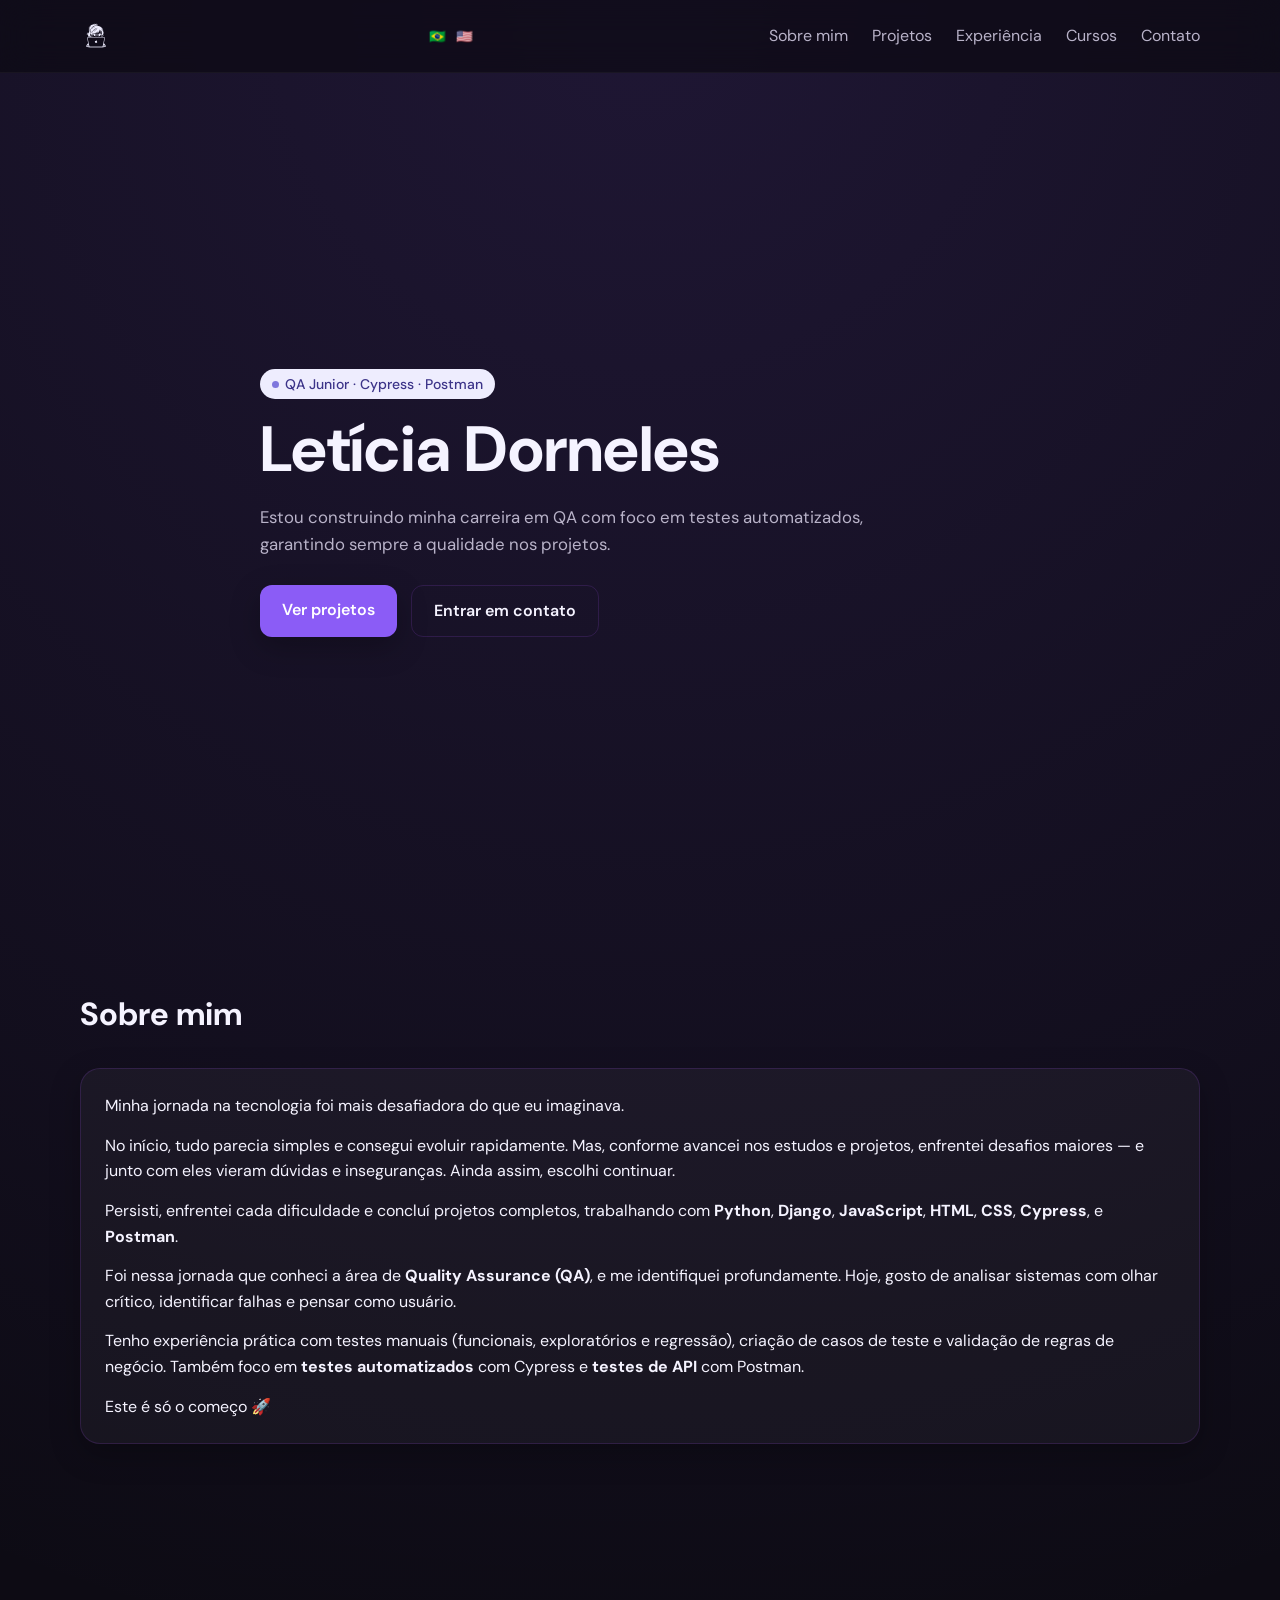
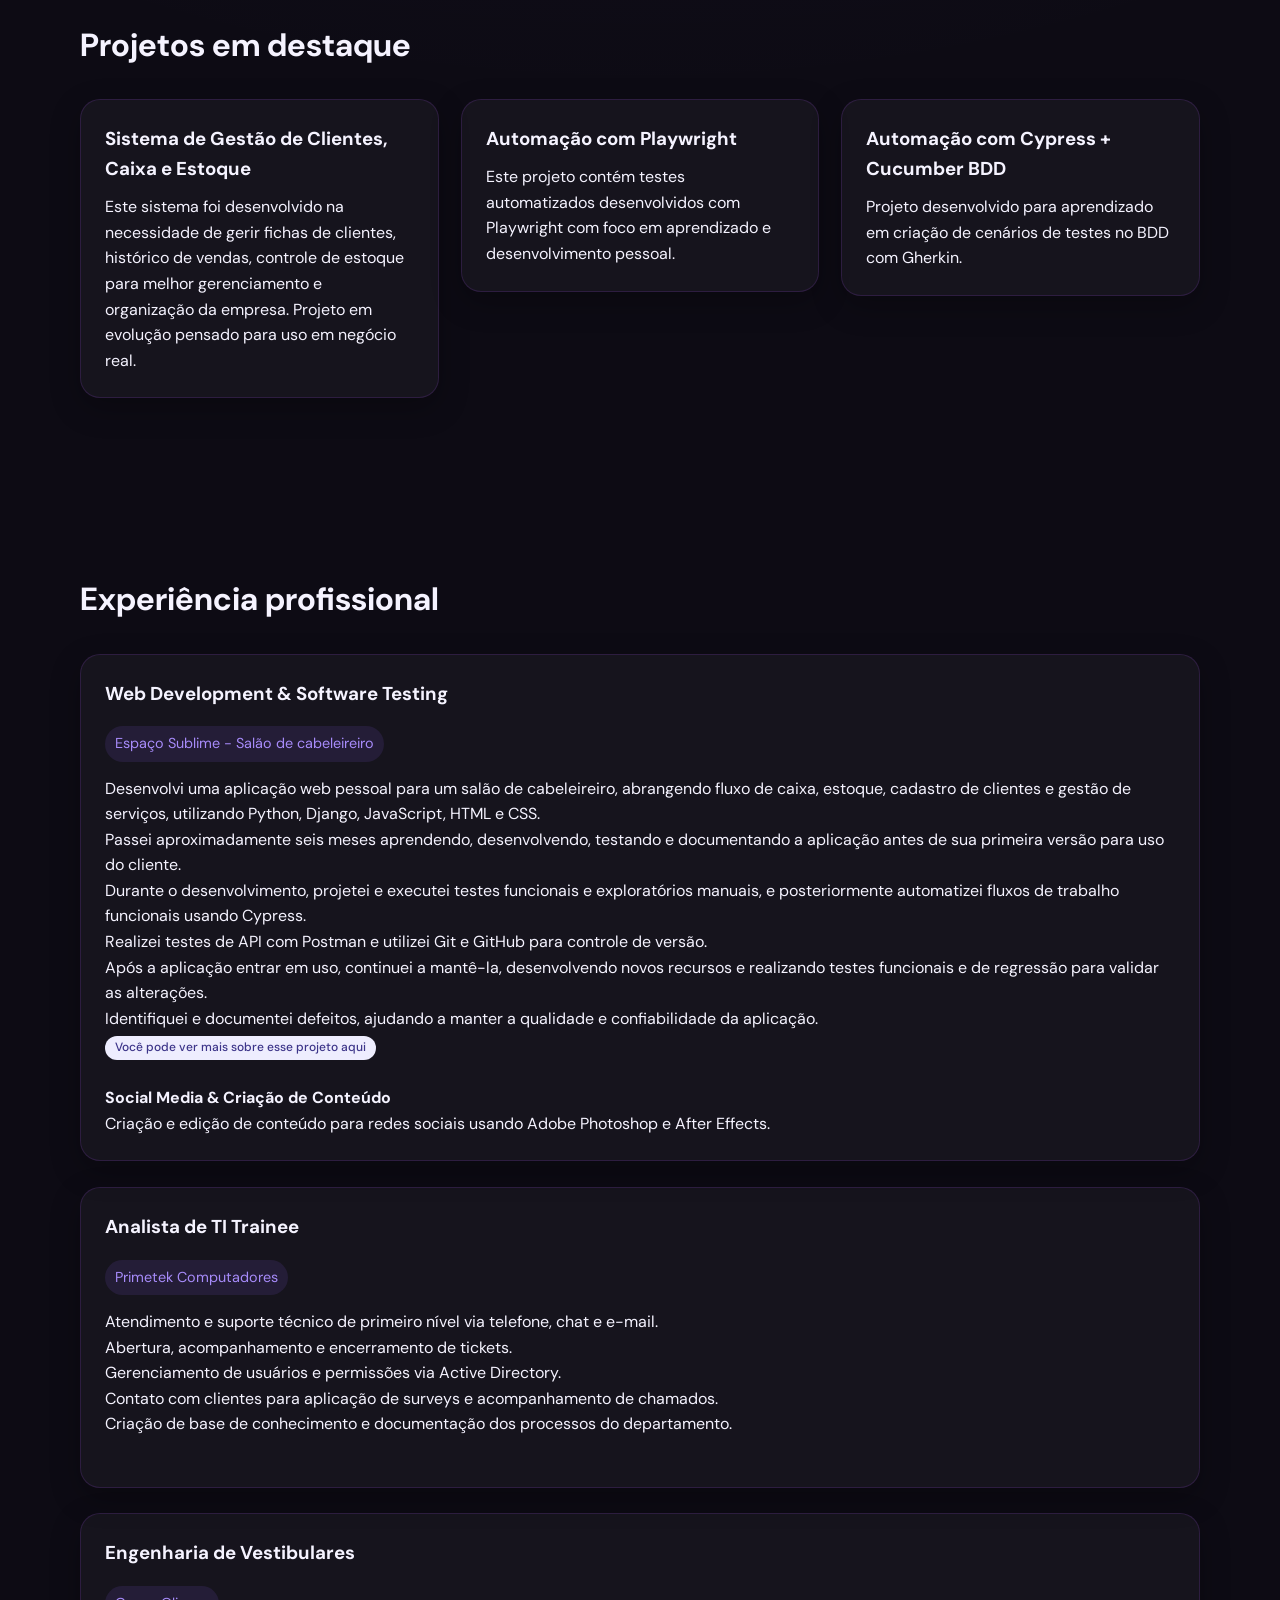
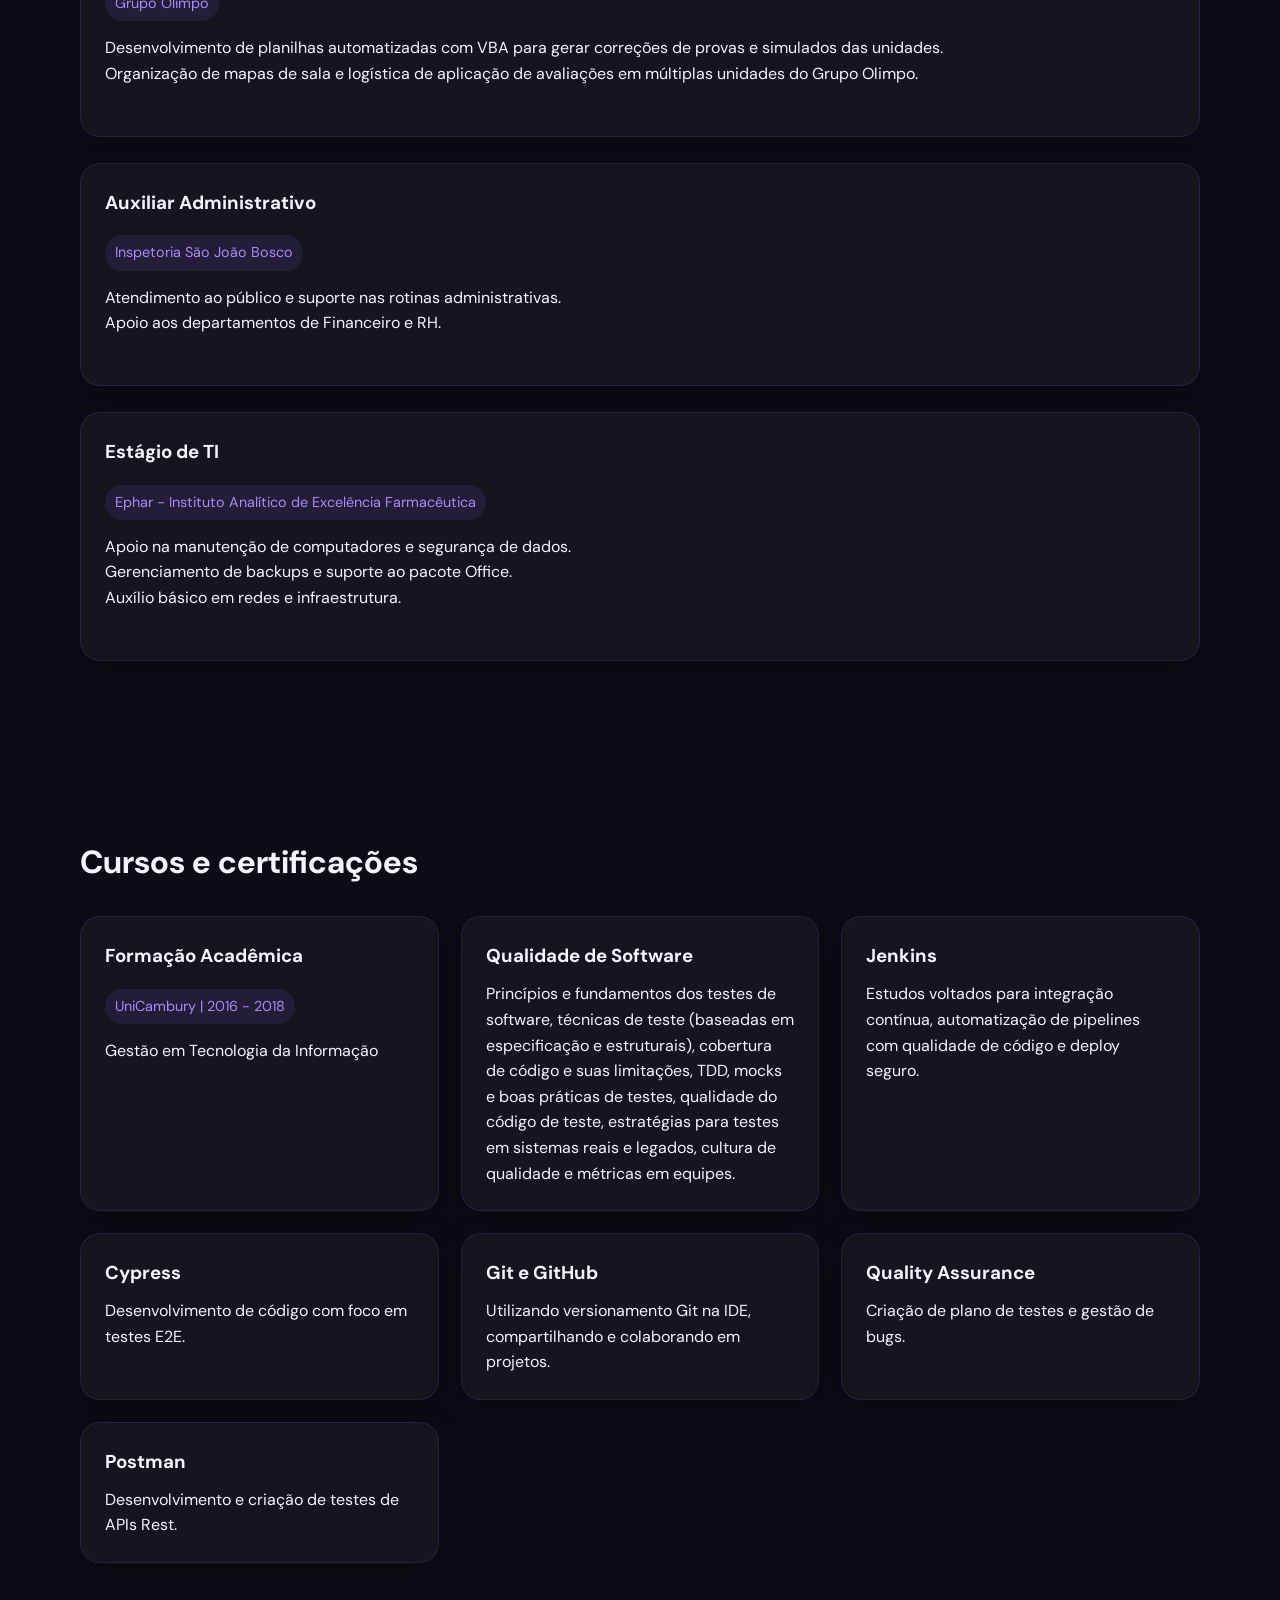
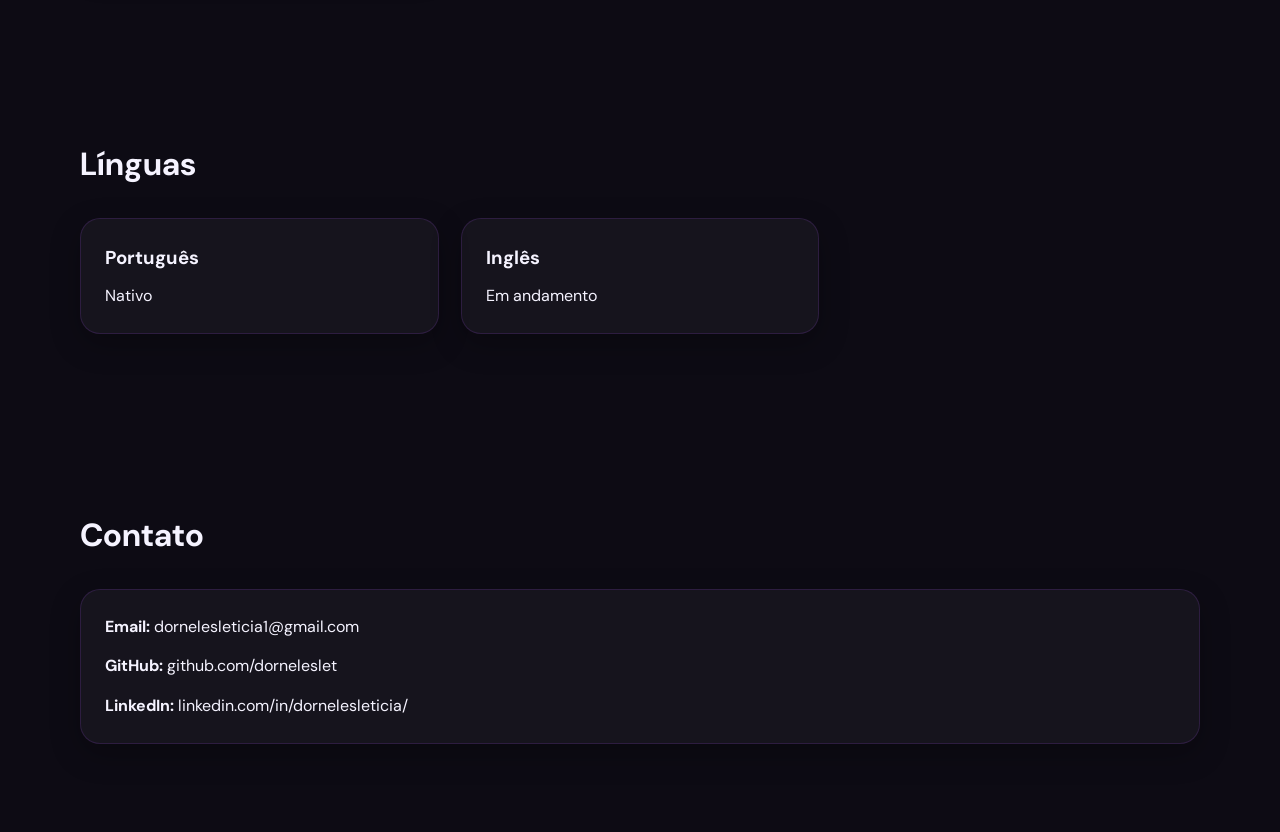
<file: index.html>
<!DOCTYPE html>
<html lang="pt-BR">
<head>
  <meta charset="UTF-8" />
  <meta name="viewport" content="width=device-width, initial-scale=1.0" />
  <title>Letícia Dorneles | Portfólio</title>
  <link href="https://fonts.googleapis.com/css2?family=Fira+Code:wght@400;500&family=DM+Sans:wght@400;500;600&display=swap" rel="stylesheet"/>
  <link rel="stylesheet" href="css/style.css" />
  <link rel="icon" type="image/x-icon" href="img/favicondorneleslet.png">
</head>
<body>
  <header class="header">
    <nav class="nav container">
      <a href="#inicio" class="logo"><img src="img/favicondorneleslet.png" alt="Início" class="logo-img"></a>

      <div class="lang-switcher">
        <button onclick="changeLang('pt')" class="lang-btn" title="Português">🇧🇷</button>
        <button onclick="changeLang('en')" class="lang-btn" title="English">🇺🇸</button>
      </div>

      <button class="menu-toggle" id="menu-toggle" aria-label="Abrir menu">
        ☰
      </button>

      <ul class="nav-links" id="nav-links">
        <li><a href="#sobre"><span class="lang-pt">Sobre mim</span><span class="lang-en">About me</span></a></li>
        <li><a href="#projetos"><span class="lang-pt">Projetos</span><span class="lang-en">Projects</span></a></li>
        <li><a href="#experiencia"><span class="lang-pt">Experiência</span><span class="lang-en">Experience</span></a></li>
        <li><a href="#cursos"><span class="lang-pt">Cursos</span><span class="lang-en">Courses</span></a></li>
        <li><a href="#contato"><span class="lang-pt">Contato</span><span class="lang-en">Contact</span></a></li>
      </ul>
    </nav>
  </header>

  <main>
    <section id="inicio" class="hero">
      <div class="container hero-content">
        <span class="hero-tag-sublime"><span class="hero-dot-sublime"></span>QA Junior · Cypress · Postman</span>
        <h1>Letícia Dorneles</h1>
        <p class="hero-text lang-pt">
          Estou construindo minha carreira em QA com foco em testes automatizados,
          garantindo sempre a qualidade nos projetos.
        </p>
        <p class="hero-text lang-en">
          I am building my career in QA with a focus on automated testing, 
          always ensuring quality in projects.
        </p>
        <div class="hero-actions">
          <a href="#projetos" class="btn btn-primary"><span class="lang-pt">Ver projetos</span><span class="lang-en">View projects</span></a>
          <a href="#contato" class="btn btn-secondary"><span class="lang-pt">Entrar em contato</span><span class="lang-en">Get in touch</span></a>
        </div>
      </div>
    </section>

    <section id="sobre" class="section">
      <div class="container">
        <h2 class="section-title">
          <span class="lang-pt">Sobre mim</span>
          <span class="lang-en">About me</span>
        </h2>
        <div class="card">
          <div class="lang-pt">
            <p>Minha jornada na tecnologia foi mais desafiadora do que eu imaginava.</p>
            <p>No início, tudo parecia simples e consegui evoluir rapidamente. Mas, conforme avancei nos estudos e projetos, enfrentei desafios maiores — e junto com eles vieram dúvidas e inseguranças. Ainda assim, escolhi continuar.</p>
            <p>Persisti, enfrentei cada dificuldade e concluí projetos completos, trabalhando com <strong>Python</strong>, <strong>Django</strong>, <strong>JavaScript</strong>, <strong>HTML</strong>, <strong>CSS</strong>, <strong>Cypress</strong>, e <strong>Postman</strong>.</p>
            <p>Foi nessa jornada que conheci a área de <strong>Quality Assurance (QA)</strong>, e me identifiquei profundamente. Hoje, gosto de analisar sistemas com olhar crítico, identificar falhas e pensar como usuário.</p>
            <p>Tenho experiência prática com testes manuais (funcionais, exploratórios e regressão), criação de casos de teste e validação de regras de negócio. Também foco em <strong>testes automatizados</strong> com Cypress e <strong>testes de API</strong> com Postman.</p>
            <p>Este é só o começo 🚀</p>
          </div>
          <div class="lang-en">
            <p>My journey in technology has been more challenging than I imagined.</p>
            <p>At first, everything seemed simple and I evolved quickly. But as I advanced in my studies and projects, I faced bigger challenges — and with them came doubts and insecurities. Still, I chose to continue.</p>
            <p>I persisted, faced every difficulty, and completed full projects working with <strong>Python</strong>, <strong>Django</strong>, <strong>JavaScript</strong>, <strong>HTML</strong>, <strong>CSS</strong>, <strong>Cypress</strong> and <strong>Postman</strong>.</p>
            <p>It was during this journey that I discovered <strong>Quality Assurance (QA)</strong>, and I deeply identified with it. Today, I enjoy analyzing systems with a critical eye, identifying flaws, and thinking like a user.</p>
            <p>I have practical experience with manual testing (functional, exploratory, and regression), creating test cases, and validating business rules. I also focus on <strong>automated testing</strong> with Cypress and <strong>API testing</strong> with Postman.</p>
            <p>This is just the beginning 🚀</p>
          </div>
        </div>
      </div>
    </section>

    <section id="projetos" class="section">
      <div class="container">
        <h2 class="section-title">
          <span class="lang-pt">Projetos em destaque</span>
          <span class="lang-en">Featured Projects</span>
        </h2>
        <div class="grid">
          <a href="projeto-gestao.html" class="project-link">
            <article class="card project-card">
              <h3>
                <span class="lang-pt">Sistema de Gestão de Clientes, Caixa e Estoque</span>
                <span class="lang-en">Client, Cashier, and Inventory Management System</span>
              </h3>
              <p class="lang-pt">
                Este sistema foi desenvolvido na necessidade de gerir fichas de clientes, histórico de vendas, controle de estoque
                para melhor gerenciamento e organização da empresa. Projeto em evolução pensado para uso em negócio real.
              </p>
              <p class="lang-en">
                Developed to manage client files, sales history, and inventory control for business organization. 
                An evolving project designed for real-world business use.
              </p>
            </article>
          </a>

          <a href="projeto-playwright.html" class="project-link">
            <article class="card project-card">
              <h3>
                <span class="lang-pt">Automação com Playwright</span>
                <span class="lang-en">Automation with Playwright</span>
              </h3>
              <p class="lang-pt">
                Este projeto contém testes automatizados desenvolvidos com Playwright com foco em aprendizado e desenvolvimento pessoal.
              </p>
              <p class="lang-en">
                This project contains automated tests developed with Playwright focusing on learning and personal development.
              </p>
            </article>
          </a>

          <a href="projeto-gherkin.html" class="project-link">
            <article class="card project-card">
              <h3>
                <span class="lang-pt">Automação com Cypress + Cucumber BDD</span>
                <span class="lang-en">Cypress + Cucumber BDD Automation</span>
              </h3>
              <p class="lang-pt">
                Projeto desenvolvido para aprendizado em criação de cenários de testes no BDD com Gherkin.
              </p>
              <p class="lang-en">
                Project developed to learn how to create test scenarios using BDD with Gherkin.
              </p>
            </article>
          </a>

          
        </div>
      </div>
    </section>

    <section id="experiencia" class="section">
      <div class="container">
        <h2 class="section-title">
          <span class="lang-pt">Experiência profissional</span>
          <span class="lang-en">Professional Experience</span>
        </h2>
        <div class="card">
          <h3>
            <span class="lang-pt">Web Development & Software Testing</span>
            <span class="lang-en">Web Development & Software Testing</span>
          </h3>
          <span class="tag lang-pt">Espaço Sublime - Salão de cabeleireiro</span>
          <span class="tag lang-en">Espaço Sublime - Hair Salon</span>
          <div class="lang-pt">
            <p>
              Desenvolvi uma aplicação web pessoal para um salão de cabeleireiro, abrangendo fluxo de caixa, estoque, cadastro de clientes e gestão de serviços, utilizando Python, Django, JavaScript, HTML e CSS. <br>
              Passei aproximadamente seis meses aprendendo, desenvolvendo, testando e documentando a aplicação antes de sua primeira versão para uso do cliente. <br>
              Durante o desenvolvimento, projetei e executei testes funcionais e exploratórios manuais, e posteriormente automatizei fluxos de trabalho funcionais usando Cypress. <br>
              Realizei testes de API com Postman e utilizei Git e GitHub para controle de versão. <br>
              Após a aplicação entrar em uso, continuei a mantê-la, desenvolvendo novos recursos e realizando testes funcionais e de regressão para validar as alterações. <br>
              Identifiquei e documentei defeitos, ajudando a manter a qualidade e confiabilidade da aplicação.
            </p>
            <a href="projeto-gestao.html" class="badge-prod-port project-link">
            <span class="lang-pt">Você pode ver mais sobre esse projeto aqui</span>
          </a>
          <br><br>
            <p>
              <strong>Social Media & Criação de Conteúdo </strong> <br>
              Criação e edição de conteúdo para redes sociais usando Adobe Photoshop e After Effects.
            </p>
          </div>
          <div class="lang-en">
            <p>
              Developed a personal web application for a hair salon, covering cash flow, inventory, customer records, and service management, using Python,Django, JavaScript, HTML, and CSS. <br>
              Spent approximately six months learning, developing, testing, and documenting the application before its first release for client use. <br>
              During development, designed and executed manual functional and exploratory tests, and later automated functional workflows using Cypress. <br>
              Performed API testing with Postman and used Git and GitHub for version control. <br>
              After the application went into use, continued maintaining it, developing new features, and performing functional and regression tests to validate changes. <br>
              Identified and documented defects, helping maintain application quality and reliability.
            </p>
            <a href="projeto-gestao.html" class="badge-prod-port project-link">
            <span class="lang-pt">Você pode ver mais sobre esse projeto aqui</span>
            <span class="lang-en">You can read more about this project here</span>
          </a>
          <br><br>
            <p>
              <strong>Social Media & Content Creation </strong> <br>
              Created and edited social media content using Adobe Photoshop and After Effects.
            </p>
          </div>
          
        </div>
        <br>
        <div class="card">
          <h3>
            <span class="lang-pt">Analista de TI Trainee</span>
            <span class="lang-en">IT Analyst Trainee</span>
          </h3>
          <span class="tag">Primetek Computadores</span>
          <div class="lang-pt">
            <p>
              Atendimento e suporte técnico de primeiro nível via telefone, chat e e-mail. <br>
              Abertura, acompanhamento e encerramento de tickets. <br>
              Gerenciamento de usuários e permissões via Active Directory. <br>
              Contato com clientes para aplicação de surveys e acompanhamento de chamados. <br>
              Criação de base de conhecimento e documentação dos processos do departamento.
            </p>
          </div>
          <br>
          <div class="lang-en">
            <p>
              First-level technical support and service by phone, chat, and email. <br>
              Opening, monitoring, and closing tickets. <br>
              User and permission management by Active Directory. <br>
              Customer contact for surveys and ticket follow-ups. <br>
              Creation of a knowledge base and documentation of department processes.
            </p>
          </div>
        </div>
        <br>
        <div class="card">
          <h3>
            <span class="lang-pt">Engenharia de Vestibulares</span>
            <span class="lang-en">Exam Engineering</span>
          </h3>
          <span class="tag">Grupo Olimpo</span>
          <div class="lang-pt">
            <p>
              Desenvolvimento de planilhas automatizadas com VBA para gerar correções de provas e simulados das unidades. <br>
              Organização de mapas de sala e logística de aplicação de avaliações em múltiplas unidades do Grupo Olimpo.
            </p>
          </div>
          <br>
          <div class="lang-en">
            <p>
              Development of automated spreadsheets with VBA to generate corrections for exams and mock tests. <br>
              Organization of room maps and logistics for exam application across multiple units.
            </p>
          </div>
        </div>
        <br>
        <div class="card">
          <h3>
            <span class="lang-pt">Auxiliar Administrativo</span>
            <span class="lang-en">Administrative Assistant</span>
          </h3>
          <span class="tag">Inspetoria São João Bosco</span>
          <div class="lang-pt">
            <p>
              Atendimento ao público e suporte nas rotinas administrativas. <br>
              Apoio aos departamentos de Financeiro e RH.
            </p>
          </div>
          <br>
          <div class="lang-en">
            <p>
              Public service and support in administrative routines. <br>
              Support for the Finance and HR departments.
            </p>
          </div>
        </div>
        <br>
        <div class="card">
          <h3>
            <span class="lang-pt">Estágio de TI</span>
            <span class="lang-en">IT Internship</span>
          </h3>
          <span class="tag">Ephar - Instituto Analítico de Excelência Farmacêutica</span>
          <div class="lang-pt">
            <p>
              Apoio na manutenção de computadores e segurança de dados. <br>
              Gerenciamento de backups e suporte ao pacote Office. <br>
              Auxílio básico em redes e infraestrutura.
            </p>
          </div>
          <br>
          <div class="lang-en">
            <p>
              Support in computer maintenance and data security. <br>
              Backup management and Office suite support. <br>
              Basic assistance in networking and infrastructure.
            </p>
          </div>
        </div>
      </div>

      
    </section>

    <section id="cursos" class="section">
      <div class="container">
        <h2 class="section-title">
          <span class="lang-pt">Cursos e certificações</span>
          <span class="lang-en">Courses and Certifications</span>
        </h2>
        <div class="grid">
          <div class="card">
            <h3>
              <span class="lang-pt">Formação Acadêmica</span>
              <span class="lang-en">Academic Background</span>
            </h3>
            <span class="tag">UniCambury | 2016 - 2018</span>
            <p class="lang-pt">Gestão em Tecnologia da Informação</p>
            <p class="lang-en">Information Technology Management</p>
          </div>

          <div class="card">
            <h3>
              <span class="lang-pt">Qualidade de Software</span>
              <span class="lang-en">Software Quality</span>
            </h3>
            <p class="lang-pt">Princípios e fundamentos dos testes de software, técnicas de teste (baseadas em especificação e estruturais), cobertura de código e suas limitações, TDD, mocks e boas práticas de testes, qualidade do código de teste, estratégias para testes em sistemas reais e legados, cultura de qualidade e métricas em equipes.</p>
            <p class="lang-en">Principles and fundamentals of software testing, testing techniques (specification-based and structural), code coverage and its limitations, TDD, mocks and best testing practices, test code quality, strategies for testing real and legacy systems, quality culture and team metrics.</p>
          </div>

          <div class="card">
            <h3>Jenkins</h3>
            <p class="lang-pt">Estudos voltados para integração contínua, automatização de pipelines com qualidade de código e deploy seguro.</p>
            <p class="lang-en">Studies focused on continuous integration, pipeline automation with code quality and secure deployment.</p>
          </div>

          <div class="card">
            <h3>Cypress</h3>
            <p class="lang-pt">Desenvolvimento de código com foco em testes E2E.</p>
            <p class="lang-en">Code development with a focus on E2E testing.</p>
          </div>

          <div class="card">
            <h3>
              <span class="lang-pt">Git e GitHub</span>
              <span class="lang-en">Git and GitHub</span>
            </h3>
            <p class="lang-pt">Utilizando versionamento Git na IDE, compartilhando e colaborando em projetos.</p>
            <p class="lang-en">Using Git versioning in the IDE, sharing and collaborating on projects.</p>
          </div>

          <div class="card">
            <h3>Quality Assurance</h3>
            <p class="lang-pt">Criação de plano de testes e gestão de bugs.</p>
            <p class="lang-en">Test plan creation and bug management.</p>
          </div>

          <div class="card">
            <h3>Postman</h3>
            <p class="lang-pt">Desenvolvimento e criação de testes de APIs Rest.</p>
            <p class="lang-en">Development and creation of REST API tests.</p>
          </div>
        </div>
      </div>
    </section>

    <section id="idiomas" class="section">
      <div class="container">
        <h2 class="section-title">
          <span class="lang-pt">Línguas</span>
          <span class="lang-en">Languages</span>
        </h2>
        <div class="grid">
          <div class="card">
            <h3>
              <span class="lang-pt">Português</span>
              <span class="lang-en">Portuguese</span>
            </h3>
            <p class="lang-pt">Nativo</p>
            <p class="lang-en">Native</p>
          </div>
          <div class="card">
            <h3>
              <span class="lang-pt">Inglês</span>
              <span class="lang-en">English</span>
            </h3>
            <p class="lang-pt">Em andamento</p>
            <p class="lang-en">In progress</p>
          </div>
        </div>
      </div>
    </section>

    <section id="contato" class="section">
      <div class="container">
        <h2 class="section-title">
          <span class="lang-pt">Contato</span>
          <span class="lang-en">Contact</span>
        </h2>
        <div class="card">
          <p>
            <strong>Email:</strong> 
            <span class="lang-pt">
              <a href="mailto:dornelesleticia1@gmail.com?subject=Contato%20pelo%20portfólio&body=Olá, vi seu portfólio e gostaria de falar com você." class="project-link">
                dornelesleticia1@gmail.com
              </a>
            </span>
            <span class="lang-en">
              <a href="mailto:dornelesleticia1@gmail.com?subject=Contact%20from%20portfolio&body=Hello,%20I%20saw%20your%20portfolio%20and%20would%20like%20to%20talk%20to%20you." class="project-link">
                dornelesleticia1@gmail.com
              </a>
            </span>
          </p>
          <p>
            <strong>GitHub:</strong> 
            <a href="https://github.com/dorneleslet" class="project-link" target="_blank" rel="noopener noreferrer">
              github.com/dorneleslet
            </a>
          </p>
          <p>
            <strong>LinkedIn:</strong> 
            <a href="https://linkedin.com/in/dornelesleticia/" class="project-link" target="_blank" rel="noopener noreferrer" >
              linkedin.com/in/dornelesleticia/
            </a>
          </p>
        </div>
      </div>
    </section>
  </main>

  <script src="js/style.js"></script>
</body>
</html>
</file>
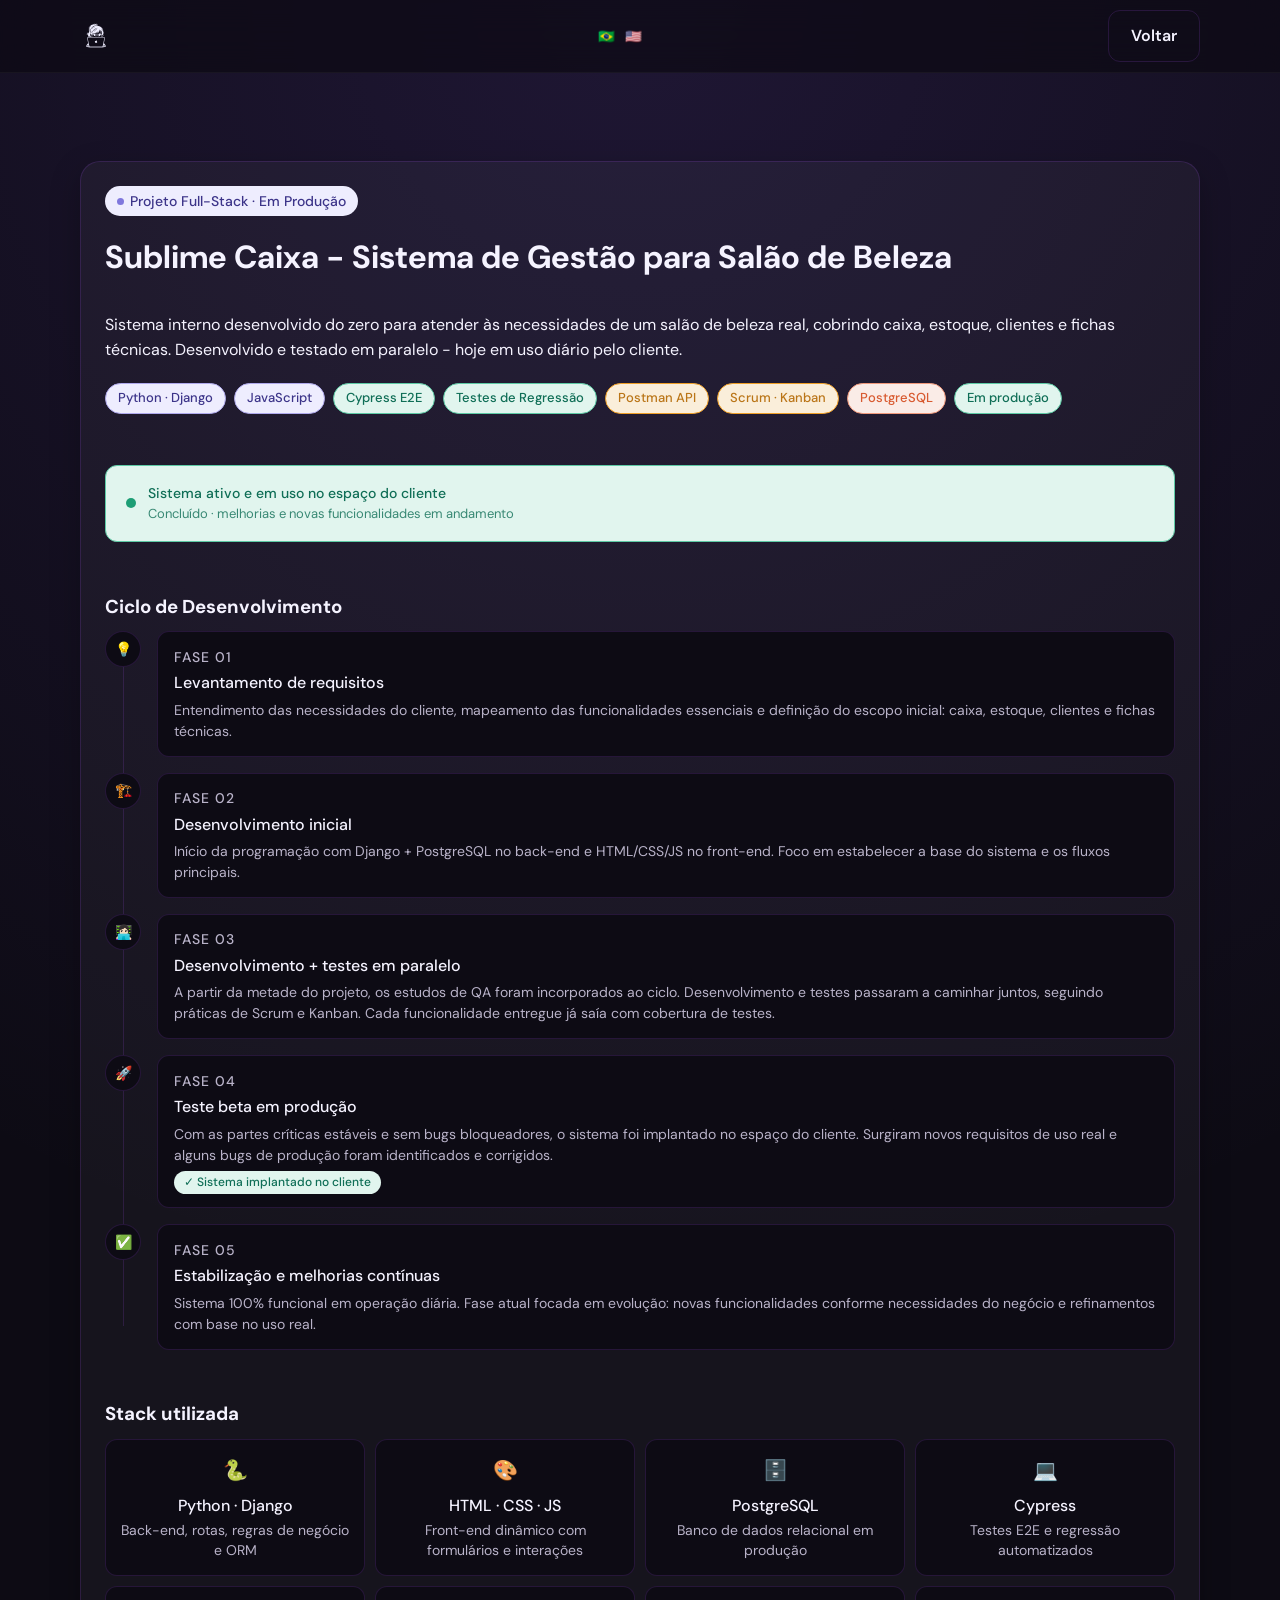
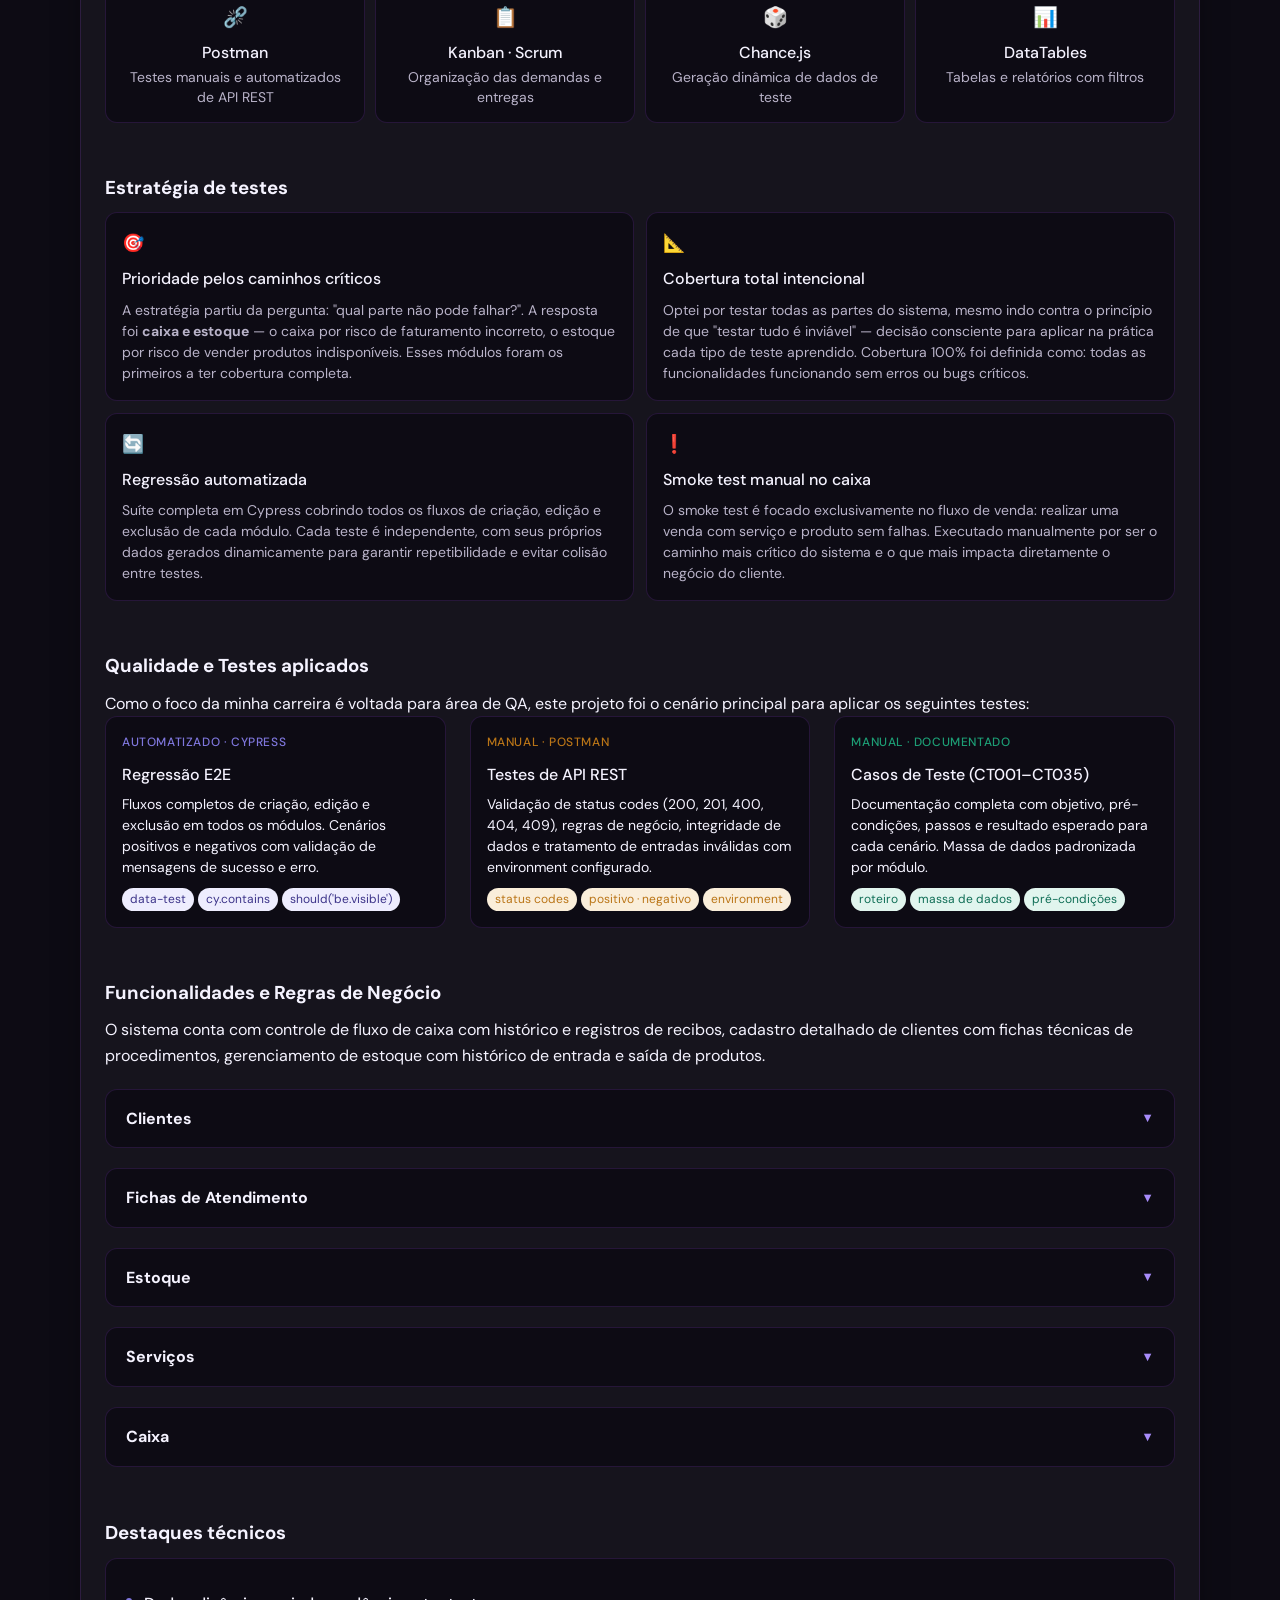
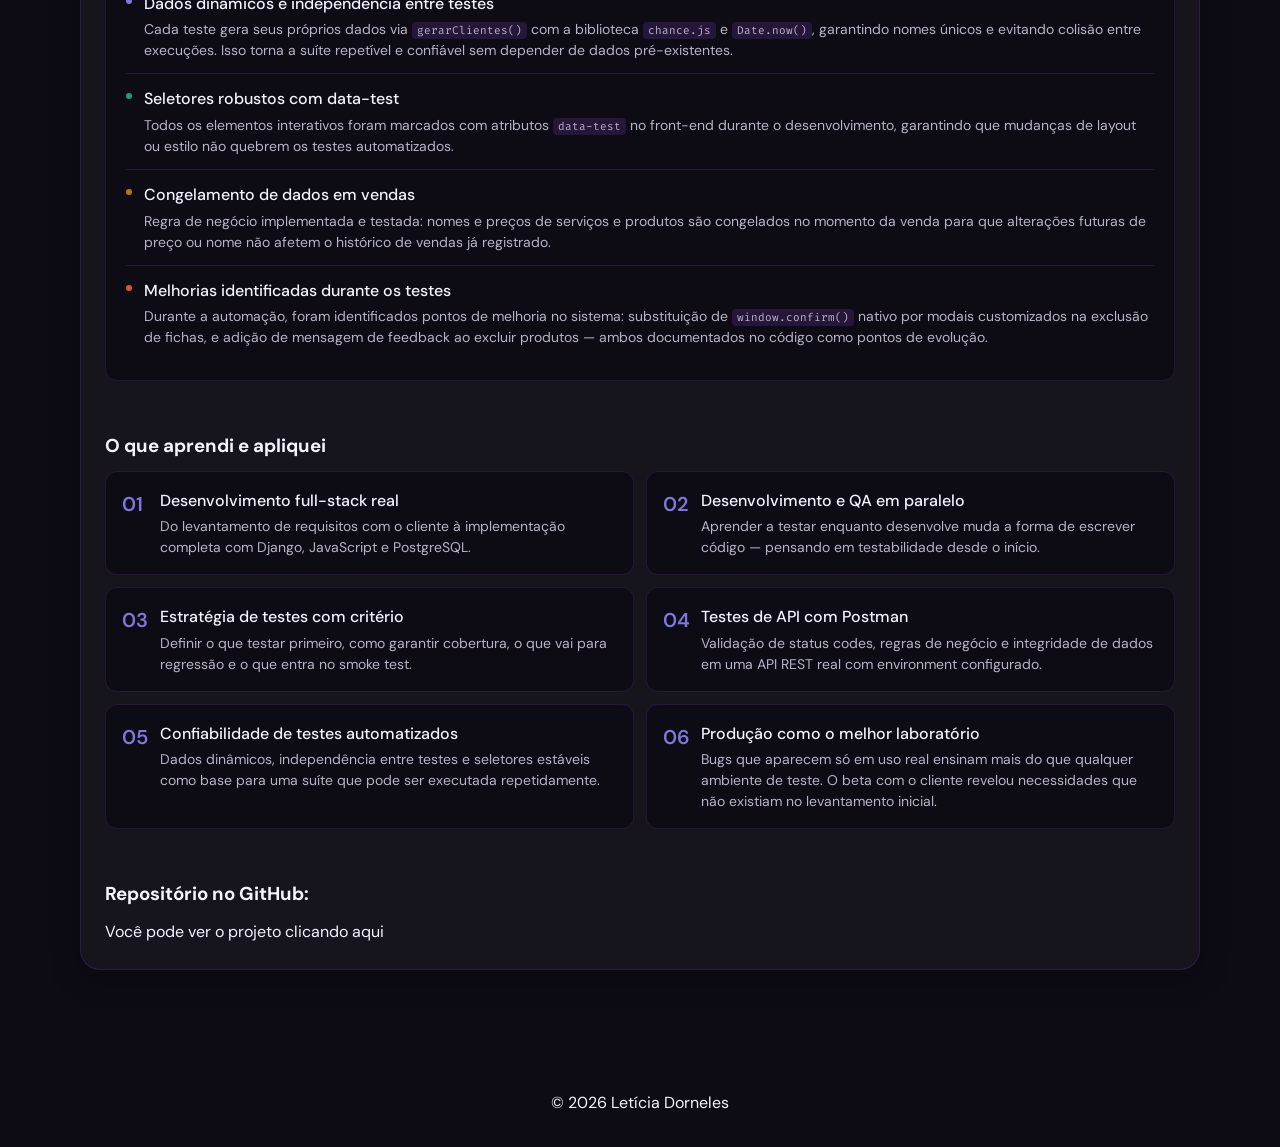
<file: projeto-gestao.html>
<!DOCTYPE html>
<html lang="pt-BR">
<head>
  <meta charset="UTF-8" />
  <meta name="viewport" content="width=device-width, initial-scale=1.0" />
  <title>Sublime Caixa | Detalhes do Projeto</title>
  <link href="https://fonts.googleapis.com/css2?family=Fira+Code:wght@400;500&family=DM+Sans:wght@400;500;600&display=swap" rel="stylesheet"/>
  <link rel="stylesheet" href="css/style.css" />
  <link rel="icon" type="image/x-icon" href="img/favicondorneleslet.png">
</head>
<body>
  <header class="header">
    <nav class="nav container">
      <a href="index.html" class="logo"><img src="img/favicondorneleslet.png" alt="Início" class="logo-img"></a>
      <div class="lang-switcher">
        <button onclick="changeLang('pt')" class="lang-btn" title="Português">🇧🇷</button>
        <button onclick="changeLang('en')" class="lang-btn" title="English">🇺🇸</button>
      </div>
      <a href="index.html#projetos" class="btn btn-secondary">
        <span class="lang-pt">Voltar</span>
        <span class="lang-en">Back</span>
      </a>
    </nav>
  </header>

  <main class="section">
    <div class="container">
      <div class="card">
      <span class="hero-tag-sublime"><span class="hero-dot-sublime"></span>
        <span class="lang-pt">Projeto Full-Stack · Em Produção</span>
        <span class="lang-en">Full-Stack Project · In Production</span>
      </span>
      <h1 class="section-title">
        <span class="lang-pt">Sublime Caixa - Sistema de Gestão para Salão de Beleza</span>
        <span class="lang-en">Sublime Caixa - Management System for Beauty Salons</span>
      </h1>
        <p class="lang-pt">Sistema interno desenvolvido do zero para atender às necessidades de um salão de beleza real, cobrindo caixa, estoque, clientes e fichas técnicas. Desenvolvido e testado em paralelo - hoje em uso diário pelo cliente.</p>
        <p class="lang-en">Internal system developed from scratch to meet the needs of a real beauty salon, covering cashier, inventory, clients, and technical records. Developed and tested in parallel - currently in daily use by the client.</p>
        <div class="pill-row">
          <span class="pill pill-purple">Python · Django</span>
          <span class="pill pill-purple">JavaScript</span>
          <span class="pill pill-teal">Cypress E2E</span>
          <span class="pill pill-teal">Testes de Regressão </span>
          <span class="pill pill-amber">Postman API</span>
          <span class="pill pill-amber">Scrum · Kanban</span>
          <span class="pill pill-coral">PostgreSQL</span>
          <span class="pill pill-green">Em produção</span>
        </div>
        <br><br>
        <!-- Status -->
        <div class="status-bar">
            <div class="status-dot"></div>
            <div>
            <div class="status-text">
                <span class="lang-pt">Sistema ativo e em uso no espaço do cliente</span>
                <span class="lang-en">Active system in use at the client's location</span>
            </div>
            <div class="status-sub">
                <span class="lang-pt">Concluído · melhorias e novas funcionalidades em andamento</span>
                <span class="lang-en">Completed · improvements and new features in progress</span>
            </div>
            </div>
        </div>

        <br>
        <h3>
            <span class="lang-pt">Ciclo de Desenvolvimento</span>
            <span class="lang-en">Development Cycle</span>
        </h3>
       
        <!-- Timeline -->
        <!-- <p class="section-label">Ciclo de desenvolvimento</p> -->
        <div class="timeline">
            <div class="timeline-line"></div>

            <div class="tl-item">
            <div class="tl-dot">💡</div>
            <div class="tl-content">
                <div class="tl-phase">
                  <span class="lang-pt">Fase 01</span><span class="lang-en">Phase 01</span>
                </div>
                <div class="tl-title">
                  <span class="lang-pt">Levantamento de requisitos</span>
                  <span class="lang-en">Requirements gathering</span>
                </div>
                <div class="tl-desc">
                  <span class="lang-pt">Entendimento das necessidades do cliente, mapeamento das funcionalidades essenciais e definição do escopo inicial: caixa, estoque, clientes e fichas técnicas.</span>
                  <span class="lang-en">Understanding client needs, mapping essential features, and defining the initial scope: cashier, inventory, clients, and technical records.</span>
                </div>
            </div>
            </div>

            <div class="tl-item">
            <div class="tl-dot">🏗️</div>
            <div class="tl-content">
                <div class="tl-phase">
                  <span class="lang-pt">Fase 02</span><span class="lang-en">Phase 02</span>
                </div>
                <div class="tl-title">
                  <span class="lang-pt">Desenvolvimento inicial</span>
                  <span class="lang-en">Initial development</span>
                </div>
                <div class="tl-desc">
                  <span class="lang-pt">Início da programação com Django + PostgreSQL no back-end e HTML/CSS/JS no front-end. Foco em estabelecer a base do sistema e os fluxos principais.</span>
                  <span class="lang-en">Beginning of programming with Django + PostgreSQL on the back-end and HTML/CSS/JS on the front-end. Focus on establishing the system base and main flows.</span>
                </div>
            </div>
            </div>

            <div class="tl-item">
            <div class="tl-dot">👩🏻‍💻</div>
            <div class="tl-content">
                <div class="tl-phase">
                  <span class="lang-pt">Fase 03</span><span class="lang-en">Phase 03</span>
                </div>
                <div class="tl-title">
                  <span class="lang-pt">Desenvolvimento + testes em paralelo</span>
                  <span class="lang-en">Development + testing in parallel</span>
                </div>
                <div class="tl-desc">
                  <span class="lang-pt">A partir da metade do projeto, os estudos de QA foram incorporados ao ciclo. Desenvolvimento e testes passaram a caminhar juntos, seguindo práticas de Scrum e Kanban. Cada funcionalidade entregue já saía com cobertura de testes.</span>
                  <span class="lang-en">From mid-project, QA studies were incorporated into the cycle. Development and testing started walking together, following Scrum and Kanban practices. Each delivered feature already had test coverage.</span>
                </div>
            </div>
            </div>

            <div class="tl-item">
            <div class="tl-dot">🚀</div>
            <div class="tl-content">
                <div class="tl-phase">
                  <span class="lang-pt">Fase 04</span><span class="lang-en">Phase 04</span>
                </div>
                <div class="tl-title">
                  <span class="lang-pt">Teste beta em produção</span>
                  <span class="lang-en">Beta testing in production</span>
                </div>
                <div class="tl-desc">
                  <span class="lang-pt">Com as partes críticas estáveis e sem bugs bloqueadores, o sistema foi implantado no espaço do cliente. Surgiram novos requisitos de uso real e alguns bugs de produção foram identificados e corrigidos.</span>
                  <span class="lang-en">With critical parts stable and no blocking bugs, the system was deployed at the client's location. New real-use requirements emerged and some production bugs were identified and fixed.</span>
                </div>
                <span class="badge-prod">
                  <span class="lang-pt">✓ Sistema implantado no cliente</span>
                  <span class="lang-en">✓ System deployed at the client</span>
                </span>
            </div>
            </div>

            <div class="tl-item">
            <div class="tl-dot">✅</div>
            <div class="tl-content">
                <div class="tl-phase">
                  <span class="lang-pt">Fase 05</span><span class="lang-en">Phase 05</span>
                </div>
                <div class="tl-title">
                  <span class="lang-pt">Estabilização e melhorias contínuas</span>
                  <span class="lang-en">Stabilization and continuous improvements</span>
                </div>
                <div class="tl-desc">
                  <span class="lang-pt">Sistema 100% funcional em operação diária. Fase atual focada em evolução: novas funcionalidades conforme necessidades do negócio e refinamentos com base no uso real.</span>
                  <span class="lang-en">100% functional system in daily operation. Current phase focused on evolution: new features according to business needs and refinements based on real use.</span>
                </div>
            </div>
            </div>
        </div>
        <br>
        <!-- Stack -->
        <h3>
            <span class="lang-pt">Stack utilizada</span>
            <span class="lang-en">Tech Stack</span>
        </h3>
        <!-- <p class="section-label">Stack utilizada</p> -->
        <div class="stack-grid-sublime">
            <div class="stack-card-sublime">
            <div class="stack-icon-sublime">🐍</div>
            <h3>Python · Django</h3>
            <p class="lang-pt">Back-end, rotas, regras de negócio e ORM</p>
            <p class="lang-en">Back-end, routes, business rules and ORM</p>
            </div>
            <div class="stack-card-sublime">
            <div class="stack-icon-sublime">🎨</div>
            <h3>HTML · CSS · JS</h3>
            <p class="lang-pt">Front-end dinâmico com formulários e interações</p>
            <p class="lang-en">Dynamic front-end with forms and interactions</p>
            </div>
            <div class="stack-card-sublime">
            <div class="stack-icon-sublime">🗄️</div>
            <h3>PostgreSQL</h3>
            <p class="lang-pt">Banco de dados relacional em produção</p>
            <p class="lang-en">Relational database in production</p>
            </div>
            <div class="stack-card-sublime">
            <div class="stack-icon-sublime">💻</div>
            <h3>Cypress</h3>
            <p class="lang-pt">Testes E2E e regressão automatizados</p>
            <p class="lang-en">Automated E2E and regression tests</p>
            </div>
            <div class="stack-card-sublime">
            <div class="stack-icon-sublime">⛓️‍💥</div>
            <h3>Postman</h3>
            <p class="lang-pt">Testes manuais e automatizados de API REST</p>
            <p class="lang-en">Manual and automated REST API tests</p>
            </div>
            <div class="stack-card-sublime">
            <div class="stack-icon-sublime">📋</div>
            <h3>Kanban · Scrum</h3>
            <p class="lang-pt">Organização das demandas e entregas</p>
            <p class="lang-en">Organization of demands and deliveries</p>
            </div>
            <div class="stack-card-sublime">
            <div class="stack-icon-sublime">🎲</div>
            <h3>Chance.js</h3>
            <p class="lang-pt">Geração dinâmica de dados de teste</p>
            <p class="lang-en">Dynamic test data generation</p>
            </div>
            <div class="stack-card-sublime">
            <div class="stack-icon-sublime">📊</div>
            <h3>DataTables</h3>
            <p class="lang-pt">Tabelas e relatórios com filtros</p>
            <p class="lang-en">Tables and reports with filters</p>
            </div>
        </div>

        <br>
        <!-- Estratégia de testes -->
        <!-- <p class="section-label">Estratégia de testes</p> -->
        <h3>
            <span class="lang-pt">Estratégia de testes</span>
            <span class="lang-en">Test Strategy</span>
        </h3>
        <div class="strategy-grid">
            <div class="strat-card">
            <div class="strat-icon">🎯</div>
            <h3>
              <span class="lang-pt">Prioridade pelos caminhos críticos</span>
              <span class="lang-en">Priority on critical paths</span>
            </h3>
            <p class="lang-pt">A estratégia partiu da pergunta: "qual parte não pode falhar?". A resposta foi <strong>caixa e estoque</strong> — o caixa por risco de faturamento incorreto, o estoque por risco de vender produtos indisponíveis. Esses módulos foram os primeiros a ter cobertura completa.</p>
            <p class="lang-en">The strategy started with the question: "which part cannot fail?". The answer was <strong>cashier and inventory</strong> — cashier for the risk of incorrect billing, inventory for the risk of selling unavailable products. These modules were the first to have full coverage.</p>
            </div>
            <div class="strat-card">
            <div class="strat-icon">📐</div>
            <h3>
              <span class="lang-pt">Cobertura total intencional</span>
              <span class="lang-en">Intentional full coverage</span>
            </h3>
            <p class="lang-pt">Optei por testar todas as partes do sistema, mesmo indo contra o princípio de que "testar tudo é inviável" — decisão consciente para aplicar na prática cada tipo de teste aprendido. Cobertura 100% foi definida como: todas as funcionalidades funcionando sem erros ou bugs críticos.</p>
            <p class="lang-en">I chose to test all parts of the system, even going against the principle that "testing everything is unfeasible" — a conscious decision to apply each type of learned test in practice. 100% coverage was defined as: all features working without errors or critical bugs.</p>
            </div>
            <div class="strat-card">
            <div class="strat-icon">🔄</div>
            <h3>
              <span class="lang-pt">Regressão automatizada</span>
              <span class="lang-en">Automated regression</span>
            </h3>
            <p class="lang-pt">Suíte completa em Cypress cobrindo todos os fluxos de criação, edição e exclusão de cada módulo. Cada teste é independente, com seus próprios dados gerados dinamicamente para garantir repetibilidade e evitar colisão entre testes.</p>
            <p class="lang-en">Complete suite in Cypress covering all creation, editing, and deletion flows of each module. Each test is independent, with its own dynamically generated data to ensure repeatability and avoid collision between tests.</p>
            </div>
            <div class="strat-card">
            <div class="strat-icon">❗️</div>
            <h3>
              <span class="lang-pt">Smoke test manual no caixa</span>
              <span class="lang-en">Manual smoke test on the cashier</span>
            </h3>
            <p class="lang-pt">O smoke test é focado exclusivamente no fluxo de venda: realizar uma venda com serviço e produto sem falhas. Executado manualmente por ser o caminho mais crítico do sistema e o que mais impacta diretamente o negócio do cliente.</p>
            <p class="lang-en">The smoke test is focused exclusively on the sales flow: performing a sale with service and product without flaws. Executed manually as it is the most critical path of the system and the one that most directly impacts the client's business.</p>
            </div>
        </div>
        <br>

        <!-- Tipos de teste -->
        <!-- <p class="section-label">Tipos de teste aplicados</p> -->
        <h3>
            <span class="lang-pt">Qualidade e Testes aplicados</span>
            <span class="lang-en">Quality and Applied Testing</span>
        </h3>
        <p class="lang-pt">Como o foco da minha carreira é voltada para área de QA, este projeto foi o cenário principal para aplicar os seguintes testes:</p>
        <p class="lang-en">As my career focus is on QA, this project was the main scenario for applying the following tests:</p>

        <div class="test-types">
            <div class="tt-card">
            <div class="tt-label tt-label-purple">
              <span class="lang-pt">Automatizado · Cypress</span><span class="lang-en">Automated · Cypress</span>
            </div>
            <div class="tt-title">
              <span class="lang-pt">Regressão E2E</span><span class="lang-en">E2E Regression</span>
            </div>
            <div class="tt-desc">
              <span class="lang-pt">Fluxos completos de criação, edição e exclusão em todos os módulos. Cenários positivos e negativos com validação de mensagens de sucesso e erro.</span>
              <span class="lang-en">Complete creation, editing, and deletion flows in all modules. Positive and negative scenarios with validation of success and error messages.</span>
            </div>
            <div class="tag-row-sublime">
                <span class="tag-sublime tag-purple-sublime">data-test</span>
                <span class="tag-sublime tag-purple-sublime">cy.contains</span>
                <span class="tag-sublime tag-purple-sublime">should('be.visible')</span>
            </div>
            </div>
            <div class="tt-card">
            <div class="tt-label tt-label-amber">
              <span class="lang-pt">Manual · Postman</span><span class="lang-en">Manual · Postman</span>
            </div>
            <div class="tt-title">
              <span class="lang-pt">Testes de API REST</span><span class="lang-en">REST API Testing</span>
            </div>
            <div class="tt-desc">
              <span class="lang-pt">Validação de status codes (200, 201, 400, 404, 409), regras de negócio, integridade de dados e tratamento de entradas inválidas com environment configurado.</span>
              <span class="lang-en">Validation of status codes (200, 201, 400, 404, 409), business rules, data integrity, and invalid input handling with configured environment.</span>
            </div>
            <div class="tag-row-sublime">
                <span class="tag-sublime tag-amber-sublime">status codes</span>
                <span class="tag-sublime tag-amber-sublime">
                  <span class="lang-pt">positivo · negativo</span><span class="lang-en">positive · negative</span>
                </span>
                <span class="tag-sublime tag-amber-sublime">environment</span>
            </div>
            </div>
            <div class="tt-card">
            <div class="tt-label tt-label-teal">
              <span class="lang-pt">Manual · Documentado</span><span class="lang-en">Manual · Documented</span>
            </div>
            <div class="tt-title">
              <span class="lang-pt">Casos de Teste (CT001–CT035)</span><span class="lang-en">Test Cases (CT001–CT035)</span>
            </div>
            <div class="tt-desc">
              <span class="lang-pt">Documentação completa com objetivo, pré-condições, passos e resultado esperado para cada cenário. Massa de dados padronizada por módulo.</span>
              <span class="lang-en">Complete documentation with objectives, pre-conditions, steps, and expected results for each scenario. Standardized data mass by module.</span>
            </div>
            <div class="tag-row-sublime">
                <span class="tag-sublime tag-teal-sublime">
                  <span class="lang-pt">roteiro</span><span class="lang-en">test script</span>
                </span>
                <span class="tag-sublime tag-teal-sublime">
                  <span class="lang-pt">massa de dados</span><span class="lang-en">data mass</span>
                </span>
                <span class="tag-sublime tag-teal-sublime">
                  <span class="lang-pt">pré-condições</span><span class="lang-en">pre-conditions</span>
                </span>
            </div>
            </div>
        </div>
        

        
        <br>
        <h3>
            <span class="lang-pt">Funcionalidades e Regras de Negócio</span>
            <span class="lang-en">Features and Business Rules</span>
        </h3>
        <p class="lang-pt">O sistema conta com controle de fluxo de caixa com histórico e registros de recibos, cadastro detalhado de clientes com fichas técnicas de procedimentos, gerenciamento de estoque com histórico de entrada e saída de produtos.</p>
        <p class="lang-en">The system features cash flow control with history and receipt records, detailed customer registration with procedure technical records, and inventory management with product entry and exit history.</p>

        <details class="accordion-item">
          <summary class="accordion-header">
            <h4 class="category">
                <span class="lang-pt">Clientes</span><span class="lang-en">Clients</span>
            </h4>
            <span class="accordion-icon">▼</span>
          </summary>
          <div class="accordion-content">
            <ul class="lang-pt">
              <li>&#10003; Nome, telefone e NIF são campos obrigatórios para cadastro de cliente.</li>
              <li>&#10003; Telefone com formato e comprimento válido (ex.: apenas números no formato +351 XXX XXX XXX).</li>
              <li>&#10003; NIF deve ser único para cada cliente, valida se é padrão de Portugal (9 dígitos) e se outro cliente já possui o mesmo NIF.</li>
              <li>&#10003; Email, se preenchido, valida se tem formato válido.</li>
              <li>&#10003; Data de nascimento, se preenchido, valida se tem formato válido DD/MM/AAAA e ano deve ser ≤ ano atual.</li>
              <li>&#10003; Clientes ativos indica se o cliente ainda é atendido, enquanto clientes inativos não devem aparecer em buscas de venda ou cadastro de fichas.</li>
              <li>&#10003; Ao excluir cliente, as fichas devem ser removidas.</li>
            </ul>
            <ul class="lang-en">
              <li>&#10003; Name, phone and NIF are required fields for customer registration.</li>
              <li>&#10003; Phone with valid format and length (e.g., only numbers in the format +351 XXX XXX XXX).</li>
              <li>&#10003; NIF must be unique for each customer, validates if it follows the Portugal standard (9 digits) and if another customer already has the same NIF.</li>
              <li>&#10003; Email, if filled in, validates if it has a valid format.</li>
              <li>&#10003; Date of birth, if filled in, validates if it has a valid format DD/MM/YYYY and the year must be ≤ current year.</li>
              <li>&#10003; Active customers indicate whether the customer is still being served, while inactive customers should not appear in sales searches or record creation.</li>
              <li>&#10003; When deleting a customer, the records must be removed.</li>
            </ul>
          </div>
        </details>
        <details class="accordion-item">
          <summary class="accordion-header">
            <h4 class="category">
                <span class="lang-pt">Fichas de Atendimento</span><span class="lang-en">Service Records</span>
            </h4>
            <span class="accordion-icon">▼</span>
          </summary>
          <div class="accordion-content">
            <ul class="lang-pt">
                <li>&#10003; Cliente é obrigatório para fazer o cadastro da ficha</li>
                <li>&#10003; Preço deve ser ≥ 0.</li>
                <li>&#10003; Data do procedimento não pode ser uma data futura.</li>
                <li>&#10003; Profissional é opcional, mas essencial para informar quem realizou o atendimento.</li>
                <li>&#10003; Procedimento, homecare e observação são opcionais, mas têm limite de caracteres.</li>
                <li>&#10003; Ao excluir um cliente, todas as fichas dele são excluídas.</li>
                <li>&#10003; Cada ficha deve registrar o valor do serviço/produto naquela data, não dependendo de atualizações futuras de preço do serviço/produto.</li>
                <li>&#10003; Histórico: fichas ordenadas da mais recente para a mais antiga.</li>
            </ul>
            <ul class="lang-en">
                <li>&#10003; Customer is required to create a record</li>
                <li>&#10003; Price must be ≥ 0.</li>
                <li>&#10003; Procedure date cannot be a future date.</li>
                <li>&#10003; Professional is optional, but essential to indicate who performed the service.</li>
                <li>&#10003; Procedure, homecare and notes are optional, but have a character limit.</li>
                <li>&#10003; When deleting a customer, all their records are deleted.</li>
                <li>&#10003; Each record must store the service/product price at that date, not depending on future price updates of the service/product.</li>
                <li>&#10003; History: records ordered from most recent to oldest.</li>    
            </ul>
          </div>
        </details>
        <details class="accordion-item">
          <summary class="accordion-header">
            <h4 class="category">
                <span class="lang-pt">Estoque</span><span class="lang-en">Inventory</span>
            </h4>
            <span class="accordion-icon">▼</span>
          </summary>
          <div class="accordion-content">
            <ul class="lang-pt">
                <li>&#10003; Nome e preço são obrigatórios.</li>
                <li>&#10003; Preço deve ser &gt; 0.</li>
                <li>&#10003; Quantidade não pode ser negativa, caso não tenha estoque ainda pode ser criado com quantidade 0 e ser atualizada posteriormente, a quantidade é controlada por entradas e saídas.</li>
                <li>&#10003; Não é permitido vender produto com estoque insuficiente.</li>
                <li>&#10003; Movimentações de estoque devem registrar tipo (entrada/saída), quantidade e data.</li>
                <li>&#10003; Produto pode ter descrição opcional.</li>
                <li>&#10003; Produtos com quantidade 0 devem aparecer como “sem estoque” em vendas.</li>
                <li>&#10003; Produto e tipo (entrada/saída) são obrigatórios para fazer movimentação no estoque.</li>
                <li>&#10003; Tipo deve ser apenas entrada ou saída.</li>
                <li>&#10003; Ao criar uma saída (venda no caixa), valida se o produto possui estoque suficiente.</li>
                <li>&#10003; Cliente pode ser opcional, mas se estiver preenchido indica que a saída está ligada a uma venda.</li>
                <li>&#10003; Movimentação no estoque
                    <br>&nbsp;&nbsp;&nbsp;&nbsp;• Entrada:
                        <br>&nbsp;&nbsp;&nbsp;&nbsp;&nbsp;&nbsp;&nbsp;&nbsp;- Adiciona quantidade ao estoque pela edição do produto.
                    <br>&nbsp;&nbsp;&nbsp;&nbsp;• Saída:
                        <br>&nbsp;&nbsp;&nbsp;&nbsp;&nbsp;&nbsp;&nbsp;&nbsp;- Verifica se quantidade &gt; 0.
                        <br>&nbsp;&nbsp;&nbsp;&nbsp;&nbsp;&nbsp;&nbsp;&nbsp;- Verifica estoque suficiente.
                        <br>&nbsp;&nbsp;&nbsp;&nbsp;&nbsp;&nbsp;&nbsp;&nbsp;- Cria movimentação no estoque do tipo 'SAIDA'.
                        <br>&nbsp;&nbsp;&nbsp;&nbsp;&nbsp;&nbsp;&nbsp;&nbsp;- Associa cliente, se informado.
                </li>
                <li>&#10003; Relatório do estoque filtra por data, cliente e produto, mostrando entradas, saídas e quantidade atual de cada produto.</li>
            </ul>
            <ul class="lang-en">
              <li>&#10003; Name and price are required.</li>
              <li>&#10003; Price must be &gt; 0.</li>
              <li>&#10003; Quantity cannot be negative; if there is no stock yet, it can be created with quantity 0 and updated later. Quantity is controlled by stock in and out movements.</li>
              <li>&#10003; It is not allowed to sell a product with insufficient stock.</li>
              <li>&#10003; Stock movements must record type (in/out), quantity and date.</li>
              <li>&#10003; Product may have an optional description.</li>
              <li>&#10003; Products with quantity 0 must appear as “out of stock” in sales.</li>
              <li>&#10003; Product and type (in/out) are required to perform a stock movement.</li>
              <li>&#10003; Type must be either in or out only.</li>
              <li>&#10003; When creating an out movement (sale at the cashier), it validates if the product has sufficient stock.</li>
              <li>&#10003; Customer can be optional, but if filled it indicates that the out movement is linked to a sale.</li>
              <li>&#10003; Stock movement
                  <br>&nbsp;&nbsp;&nbsp;&nbsp;• In:
                      <br>&nbsp;&nbsp;&nbsp;&nbsp;&nbsp;&nbsp;&nbsp;&nbsp;- Adds quantity to stock through product editing.
                  <br>&nbsp;&nbsp;&nbsp;&nbsp;• Out:
                      <br>&nbsp;&nbsp;&nbsp;&nbsp;&nbsp;&nbsp;&nbsp;&nbsp;- Checks if quantity &gt; 0.
                      <br>&nbsp;&nbsp;&nbsp;&nbsp;&nbsp;&nbsp;&nbsp;&nbsp;- Checks sufficient stock.
                      <br>&nbsp;&nbsp;&nbsp;&nbsp;&nbsp;&nbsp;&nbsp;&nbsp;- Creates a stock movement of type 'OUT'.
                      <br>&nbsp;&nbsp;&nbsp;&nbsp;&nbsp;&nbsp;&nbsp;&nbsp;- Associates customer, if provided.
              </li>
              <li>&#10003; Stock report filters by date, customer and product, showing in/out movements and current quantity of each product.</li>
            </ul>
          </div>
        </details>
        <details class="accordion-item">
          <summary class="accordion-header">
            <h4 class="category">
                <span class="lang-pt">Serviços</span><span class="lang-en">Services</span>
            </h4>
            <span class="accordion-icon">▼</span>
          </summary>
          <div class="accordion-content">
            <ul class="lang-pt">
                <li>&#10003; Nome e preco são obrigatórios.</li>
                <li>&#10003; Preço deve ser &gt; 0.</li>
                <li>&#10003; Preço do serviço deve ser congelado ao criar uma venda, preservando o valor no histórico das vendas antigas.</li>
            </ul>
            <ul class="lang-en">
                <li>&#10003; Name and price are mandatory.</li>
                <li>&#10003; Price must be > 0.</li>
                <li>&#10003; Service price must be frozen upon sale to preserve historical data.</li>
            </ul>
          </div>
        </details>
        <details class="accordion-item">
          <summary class="accordion-header">
            <h4 class="category">
                <span class="lang-pt">Caixa</span><span class="lang-en">Cashier</span>
            </h4>
            <span class="accordion-icon">▼</span>
          </summary>
          <div class="accordion-content">
            <ul class="lang-pt">
                <li>&#10003; Cliente é opcional, mas essencial, caso não tenha o registro fica como “Não informado”.</li>
                <li>&#10003; Data por padrão é a data e hora local do dispositivo.</li>
                <li>&#10003; Desconto e sinal são opcionais, pode ser ≥ 0.</li>
                <li>&#10003; Valor total deve ser > 0 (não pode ser negativo nem zero).</li>
                <li>&#10003; Profissional opcional, mas essencial para informar quem realizou o atendimento.</li>
                <li>&#10003; Forma de pagamento é obrigatório, deve ser uma das opções definidas.</li>
                <li>&#10003; Quantidades sempre 1 por registro; multiplicar registro se necessário.</li> <!-- QUE ISSO ????? -->
                <li>&#10003; Fatura deve ser 'sim' ou 'nao' de acordo com desejo da cliente, caso não seja selecionado salva como 'nao'.</li>
                <li>&#10003; Ao finalizar venda:
                    <br>&nbsp;&nbsp;&nbsp;&nbsp;- Valida estoque dos produtos (tem um campo no caixa mostrando a quantidade de estoque real).
                    <br>&nbsp;&nbsp;&nbsp;&nbsp;- Valida valor total ≥ 0, caso não seja validado a venda não é finalizada e uma mensagem de erro aparece na tela.
                    <br>&nbsp;&nbsp;&nbsp;&nbsp;- A quantidade dos produtos vendidos é atualizada no estoque assim que a venda é finalizada no caixa.
                    <br>&nbsp;&nbsp;&nbsp;&nbsp;- Os nomes e valores de produtos/serviços são congelados no recibo para evitar alterações de valor/nome em recibos antigos caso tenha alteração de preço ou nome no futuro.</li>
                <li>&#10003; Pelo menos produto ou servico deve estar preenchido.</li>
                <li>&#10003; Quantidade de produto ou serviço é sempre 1, caso a cliente vá pagar 2 serviços/produtos iguais, deve ser adicionado o serviço/produto 2 vezes.</li>
                <li>&#10003; Produto ou serviço deve ser preenchido no momento da venda para congelar no histórico das vendas e no recibo da cliente.</li>
                <li>&#10003; Não permite vender mais do que estoque disponível.</li>
                <li>&#10003; Atualizações de preço ou nome do produto/serviço não devem afetar vendas já registradas.</li>
            </ul>
            <ul class="lang-en">
                <li>&#10003; Client is optional but essential; if not registered, it stays as "Not informed".</li>
                <li>&#10003; Date by default is the device's local date and time.</li>
                <li>&#10003; Discount and down payment are optional, must be ≥ 0.</li>
                <li>&#10003; Total value must be > 0 (cannot be negative or zero).</li>
                <li>&#10003; Professional optional, but essential to inform who performed the service.</li>
                <li>&#10003; Payment method is mandatory, must be one of the defined options.</li>
                <li>&#10003; Quantities always 1 per entry; multiply the entry if necessary.</li>
                <li>&#10003; Invoice must be 'yes' or 'no' according to the client's wish; if not selected, saves as 'no'.</li>
                <li>&#10003; When finalizing a sale: 
                  <br>&nbsp;&nbsp;&nbsp;&nbsp;- Validates product stock.
                  <br>&nbsp;&nbsp;&nbsp;&nbsp;- Validates total value ≥ 0.
                  <br>&nbsp;&nbsp;&nbsp;&nbsp;- Sold quantities are updated in stock. 
                  <br>&nbsp;&nbsp;&nbsp;&nbsp;- Values are frozen in the receipt.</li>
                <li>&#10003; At least product or service must be filled.</li>
                <li>&#10003; Product or service quantity is always 1, if 2 are sold, they must be added twice.</li>
                <li>&#10003; Product or service must be filled at the time of sale to freeze in history.</li>
                <li>&#10003; Does not allow selling more than available stock.</li>
                <li>&#10003; Price or name updates should not affect already registered sales.</li>
            </ul>
          </div>
        </details>
        <br>
        <br>
        <!-- Destaques técnicos -->
        <!-- <p class="section-label">Destaques técnicos</p> -->
        <h3>
          <span class="lang-pt">Destaques técnicos</span>
          <span class="lang-en">Technical Highlights</span>
        </h3>
        <div class="card-box-sublime">
            <div class="hl-item">
            <div class="hl-dot dot-purple"></div>
            <div class="hl-content">
                <h4>
                  <span class="lang-pt">Dados dinâmicos e independência entre testes</span>
                  <span class="lang-en">Dynamic data and test independence</span>
                </h4>
                <p class="lang-pt">Cada teste gera seus próprios dados via <code>gerarClientes()</code> com a biblioteca <code>chance.js</code> e <code>Date.now()</code>, garantindo nomes únicos e evitando colisão entre execuções. Isso torna a suíte repetível e confiável sem depender de dados pré-existentes.</p>
                <p class="lang-en">Each test generates its own data via <code>gerarClientes()</code> with the <code>chance.js</code> library and <code>Date.now()</code>, ensuring unique names and avoiding collision between executions. This makes the suite repeatable and reliable without depending on pre-existing data.</p>
            </div>
            </div>
            <div class="hl-item">
            <div class="hl-dot dot-teal"></div>
            <div class="hl-content">
                <h4>
                  <span class="lang-pt">Seletores robustos com data-test</span>
                  <span class="lang-en">Robust selectors with data-test</span>
                </h4>
                <p class="lang-pt">Todos os elementos interativos foram marcados com atributos <code>data-test</code> no front-end durante o desenvolvimento, garantindo que mudanças de layout ou estilo não quebrem os testes automatizados.</p>
                <p class="lang-en">All interactive elements were marked with <code>data-test</code> attributes on the front-end during development, ensuring that layout or style changes do not break automated tests.</p>
            </div>
            </div>
            <div class="hl-item">
            <div class="hl-dot dot-amber"></div>
            <div class="hl-content">
                <h4>
                  <span class="lang-pt">Congelamento de dados em vendas</span>
                  <span class="lang-en">Data freezing in sales</span>
                </h4>
                <p class="lang-pt">Regra de negócio implementada e testada: nomes e preços de serviços e produtos são congelados no momento da venda para que alterações futuras de preço ou nome não afetem o histórico de vendas já registrado.</p>
                <p class="lang-en">Business rule implemented and tested: service and product names and prices are frozen at the time of sale so that future price or name changes do not affect the already registered sales history.</p>
            </div>
            </div>
            <div class="hl-item">
            <div class="hl-dot dot-coral"></div>
            <div class="hl-content">
                <h4>
                  <span class="lang-pt">Melhorias identificadas durante os testes</span>
                  <span class="lang-en">Improvements identified during testing</span>
                </h4>
                <p class="lang-pt">Durante a automação, foram identificados pontos de melhoria no sistema: substituição de <code>window.confirm()</code> nativo por modais customizados na exclusão de fichas, e adição de mensagem de feedback ao excluir produtos — ambos documentados no código como pontos de evolução.</p>
                <p class="lang-en">During automation, improvement points were identified in the system: replacing native <code>window.confirm()</code> with custom modals in record deletion, and adding a feedback message when deleting products — both documented in the code as evolution points.</p>
            </div>
            </div>
        </div>
        <br>
        <!-- Aprendizados -->
        <!-- <p class="section-label">O que aprendi e apliquei</p> -->
        <h3>
          <span class="lang-pt">O que aprendi e apliquei</span>
          <span class="lang-en">What I learned and applied</span>
        </h3>
        <div class="learnings">
            <div class="learn-card">
            <div class="learn-num">01</div>
            <div>
                <h4>
                  <span class="lang-pt">Desenvolvimento full-stack real</span>
                  <span class="lang-en">Real full-stack development</span>
                </h4>
                <p class="lang-pt">Do levantamento de requisitos com o cliente à implementação completa com Django, JavaScript e PostgreSQL.</p>
                <p class="lang-en">From requirements gathering with the client to full implementation with Django, JavaScript, and PostgreSQL.</p>
            </div>
            </div>
            <div class="learn-card">
            <div class="learn-num">02</div>
            <div>
                <h4>
                  <span class="lang-pt">Desenvolvimento e QA em paralelo</span>
                  <span class="lang-en">Development and QA in parallel</span>
                </h4>
                <p class="lang-pt">Aprender a testar enquanto desenvolve muda a forma de escrever código — pensando em testabilidade desde o início.</p>
                <p class="lang-en">Learning to test while developing changes the way you write code — you think about testability from the start.</p>
            </div>
            </div>
            <div class="learn-card">
            <div class="learn-num">03</div>
            <div>
                <h4>
                  <span class="lang-pt">Estratégia de testes com critério</span>
                  <span class="lang-en">Criteria-based test strategy</span>
                </h4>
                <p class="lang-pt">Definir o que testar primeiro, como garantir cobertura, o que vai para regressão e o que entra no smoke test.</p>
                <p class="lang-en">Defining what to test first, how to ensure coverage, what goes to regression, and what enters the smoke test.</p>
            </div>
            </div>
            <div class="learn-card">
            <div class="learn-num">04</div>
            <div>
                <h4>
                  <span class="lang-pt">Testes de API com Postman</span>
                  <span class="lang-en">API testing with Postman</span>
                </h4>
                <p class="lang-pt">Validação de status codes, regras de negócio e integridade de dados em uma API REST real com environment configurado.</p>
                <p class="lang-en">Validation of status codes, business rules, and data integrity in a real REST API with configured environment.</p>
            </div>
            </div>
            <div class="learn-card">
            <div class="learn-num">05</div>
            <div>
                <h4>
                  <span class="lang-pt">Confiabilidade de testes automatizados</span>
                  <span class="lang-en">Reliability of automated tests</span>
                </h4>
                <p class="lang-pt">Dados dinâmicos, independência entre testes e seletores estáveis como base para uma suíte que pode ser executada repetidamente.</p>
                <p class="lang-en">Dynamic data, independence between tests, and stable selectors as a basis for a suite that can be executed repeatedly.</p>
            </div>
            </div>
            <div class="learn-card">
            <div class="learn-num">06</div>
            <div>
                <h4>
                  <span class="lang-pt">Produção como o melhor laboratório</span>
                  <span class="lang-en">Production as the best laboratory</span>
                </h4>
                <p class="lang-pt">Bugs que aparecem só em uso real ensinam mais do que qualquer ambiente de teste. O beta com o cliente revelou necessidades que não existiam no levantamento inicial.</p>
                <p class="lang-en">Bugs that appear only in real use teach more than any test environment. The beta with the client revealed needs that did not exist in the initial survey.</p>
            </div>
            </div>
        </div>

        <br>
        <h3>
          <span class="lang-pt">Repositório no GitHub:</span>
          <span class="lang-en">GitHub Repository:</span>
        </h3>
        <p>
        <a href="https://github.com/dorneleslet/SublimeCaixa-teste" class="project-link" target="_blank">
          <span class="lang-pt">Você pode ver o projeto clicando aqui</span>
          <span class="lang-en">You can see the project by clicking here</span>
        </a>
        </p>
      </div>
    </div>
  </main>

  <footer class="container" style="text-align: center; padding: 2rem 0;">
    <p>&copy; 2026 Letícia Dorneles</p>
  </footer>
  <script src="js/style.js"></script>
</body>
</html>
</file>
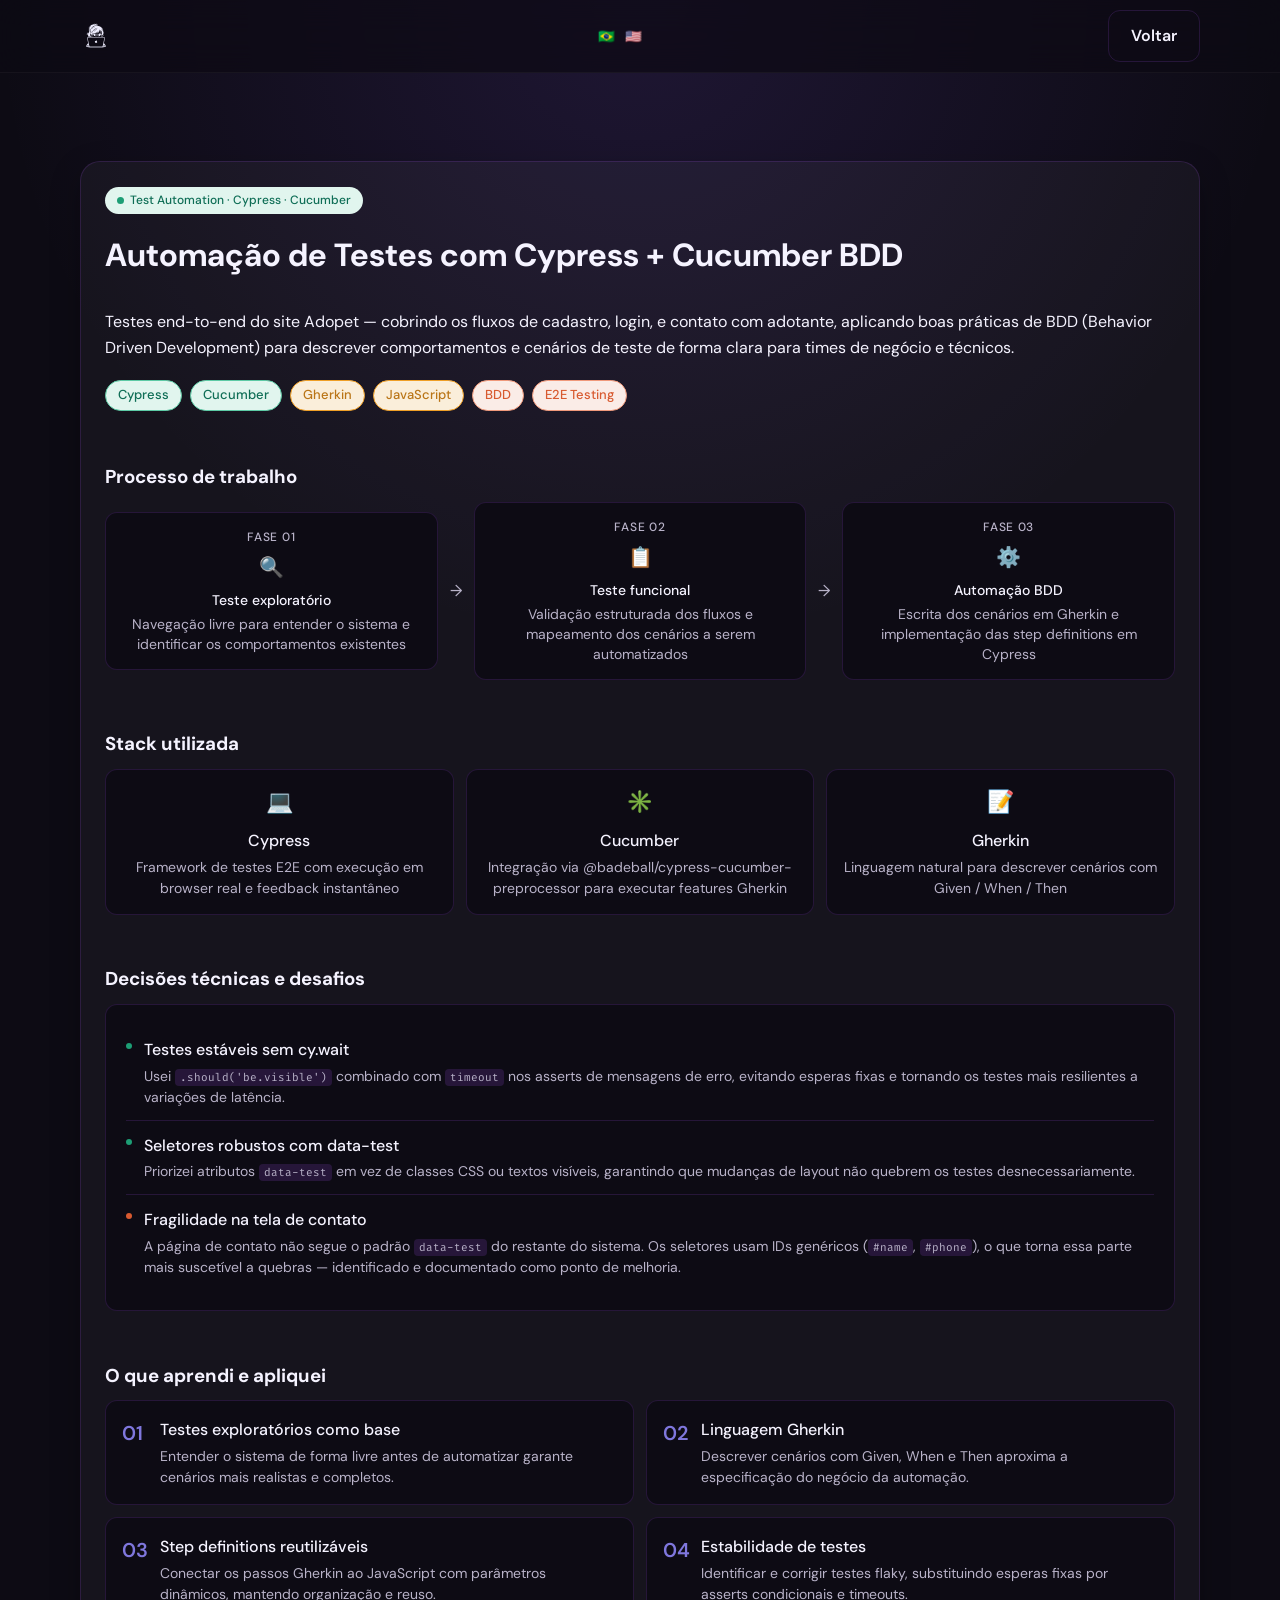
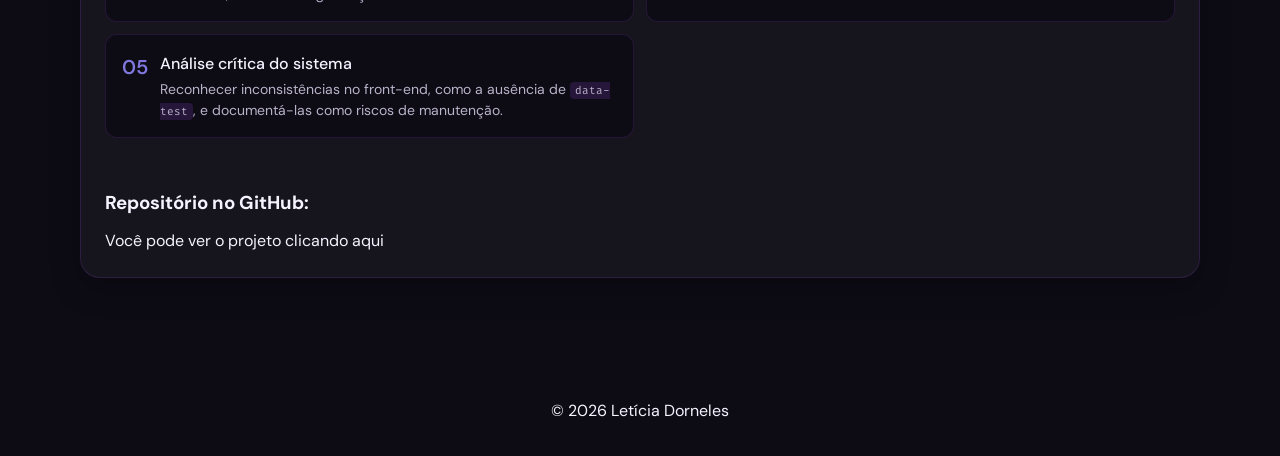
<file: projeto-gherkin.html>
<!DOCTYPE html>
<html lang="pt-BR">
<head>
  <meta charset="UTF-8" />
  <meta name="viewport" content="width=device-width, initial-scale=1.0" />
  <title>Automação Cypress + Cucumber | Detalhes do Projeto</title>
  <link href="https://fonts.googleapis.com/css2?family=Fira+Code:wght@400;500&family=DM+Sans:wght@400;500;600&display=swap" rel="stylesheet"/>
  <link rel="stylesheet" href="css/style.css" />
  <link rel="icon" type="image/x-icon" href="img/favicondorneleslet.png">
</head>
<body>
  <header class="header">
    <nav class="nav container">
      <a href="index.html" class="logo"><img src="img/favicondorneleslet.png" alt="Início" class="logo-img"></a>
      <div class="lang-switcher">
        <button onclick="changeLang('pt')" class="lang-btn" title="Português">🇧🇷</button>
        <button onclick="changeLang('en')" class="lang-btn" title="English">🇺🇸</button>
      </div>
      <a href="index.html#projetos" class="btn btn-secondary">
        <span class="lang-pt">Voltar</span>
        <span class="lang-en">Back</span>
      </a>
    </nav>
  </header>

  
  <main class="section">
    <div class="container">
      <div class="card">
      <span class="hero-tag"><span class="hero-dot"></span>Test Automation · Cypress · Cucumber</span>
      <h1 class="section-title">
        <span class="lang-pt">Automação de Testes com Cypress + Cucumber BDD</span>
        <span class="lang-en">Test Automation with Cypress + Cucumber BDD</span>
      </h1>
        <p class="lang-pt">Testes end-to-end do site Adopet — cobrindo os fluxos de cadastro, login, e contato com adotante, aplicando boas práticas de BDD (Behavior Driven Development)
          para descrever comportamentos e cenários de teste de forma clara para times de negócio e técnicos.</p>
        <p class="lang-en">End-to-end testing of the Adopet website — covering registration, login, and contact flows, applying BDD (Behavior Driven Development) 
          best practices to describe behaviors and test scenarios clearly for both business and technical teams.</p>
        <div class="pill-row">
          <span class="pill pill-green">Cypress</span>
          <span class="pill pill-green">Cucumber</span>
          <span class="pill pill-amber">Gherkin</span>
          <span class="pill pill-amber">JavaScript</span>
          <span class="pill pill-coral">BDD</span>
          <span class="pill pill-coral">E2E Testing</span>
        </div>
        <br><br>
        <h3>
          <span class="lang-pt">Processo de trabalho</span>
          <span class="lang-en">Work process</span>
        </h3>
        <!-- Processo -->
        <!-- <p class="section-label">Processo de trabalho</p> -->
        <div class="process-flow">
          <div class="proc-step">
            <div class="proc-num">
              <span class="lang-pt">Fase 01</span><span class="lang-en">Phase 01</span>
            </div>
            <div class="proc-icon">🔍</div>
            <div class="proc-title">
              <span class="lang-pt">Teste exploratório</span><span class="lang-en">Exploratory testing</span>
            </div>
            <div class="proc-desc">
              <span class="lang-pt">Navegação livre para entender o sistema e identificar os comportamentos existentes</span>
              <span class="lang-en">Free navigation to understand the system and identify existing behaviors</span>
            </div>
          </div>
          <div class="proc-arrow">→</div>
          <div class="proc-step">
            <div class="proc-num">
              <span class="lang-pt">Fase 02</span><span class="lang-en">Phase 02</span>
            </div>
            <div class="proc-icon">📋</div>
            <div class="proc-title">
              <span class="lang-pt">Teste funcional</span><span class="lang-en">Functional testing</span>
            </div>
            <div class="proc-desc">
              <span class="lang-pt">Validação estruturada dos fluxos e mapeamento dos cenários a serem automatizados</span>
              <span class="lang-en">Structured validation of flows and mapping of scenarios to be automated</span>
            </div>
          </div>
          <div class="proc-arrow">→</div>
          <div class="proc-step">
            <div class="proc-num">
              <span class="lang-pt">Fase 03</span><span class="lang-en">Phase 03</span>
            </div>
            <div class="proc-icon">⚙️</div>
            <div class="proc-title">
              <span class="lang-pt">Automação BDD</span><span class="lang-en">BDD Automation</span>
            </div>
            <div class="proc-desc">
              <span class="lang-pt">Escrita dos cenários em Gherkin e implementação das step definitions em Cypress</span>
              <span class="lang-en">Writing scenarios in Gherkin and implementing step definitions in Cypress</span>
            </div>
          </div>
        </div>

        <br>
        <h3>
          <span class="lang-pt">Stack utilizada</span>
          <span class="lang-en">Tech stack</span>
        </h3>
        <!-- Stack -->
        <!-- <p class="section-label">Stack utilizada</p> -->
        <div class="stack-grid">
          <div class="stack-card">
            <div class="stack-icon">💻</div>
            <h3>Cypress</h3>
            <p class="lang-pt">Framework de testes E2E com execução em browser real e feedback instantâneo</p>
            <p class="lang-en">E2E testing framework with real browser execution and instant feedback</p>
          </div>
          <div class="stack-card">
            <div class="stack-icon">✳️</div>
            <h3>Cucumber</h3>
            <p class="lang-pt">Integração via @badeball/cypress-cucumber-preprocessor para executar features Gherkin</p>
            <p class="lang-en">Integration via @badeball/cypress-cucumber-preprocessor to execute Gherkin features</p>
          </div>
          <div class="stack-card">
            <div class="stack-icon">📝</div>
            <h3>Gherkin</h3>
            <p class="lang-pt">Linguagem natural para descrever cenários com Given / When / Then</p>
            <p class="lang-en">Natural language to describe scenarios with Given / When / Then</p>
          </div>
        </div> 

        <br>

        <h3>
          <span class="lang-pt">Decisões técnicas e desafios</span>
          <span class="lang-en">Technical decisions and challenges</span>
        </h3>
        <!-- Desafios -->
        <!-- <p class="section-label">Decisões técnicas & desafios</p> -->
        <div class="card-box">
          <div class="challenge-item">
            <div class="ch-marker ch-green"></div>
            <div class="ch-content">
              <h4>
                <span class="lang-pt">Testes estáveis sem cy.wait</span>
                <span class="lang-en">Stable tests without cy.wait</span>
              </h4>
              <p class="lang-pt">Usei <code>.should('be.visible')</code> combinado com <code>timeout</code> nos asserts de mensagens de erro, evitando esperas fixas e tornando os testes mais resilientes a variações de latência.</p>
              <p class="lang-en">Used <code>.should('be.visible')</code> combined with <code>timeout</code> in error message asserts, avoiding fixed waits and making tests more resilient to latency variations.</p>
            </div>
          </div>
          <div class="challenge-item">
            <div class="ch-marker ch-green"></div>
            <div class="ch-content">
              <h4>
                <span class="lang-pt">Seletores robustos com data-test</span>
                <span class="lang-en">Robust selectors with data-test</span>
              </h4>
              <p class="lang-pt">Priorizei atributos <code>data-test</code> em vez de classes CSS ou textos visíveis, garantindo que mudanças de layout não quebrem os testes desnecessariamente.</p>
              <p class="lang-en">Prioritized <code>data-test</code> attributes instead of CSS classes or visible text, ensuring that layout changes do not break tests unnecessarily.</p>
            </div>
          </div>
          <div class="challenge-item">
            <div class="ch-marker ch-coral"></div>
            <div class="ch-content">
              <h4>
                <span class="lang-pt">Fragilidade na tela de contato</span>
                <span class="lang-en">Fragility in the contact screen</span>
              </h4>
              <p class="lang-pt">A página de contato não segue o padrão <code>data-test</code> do restante do sistema. Os seletores usam IDs genéricos (<code>#name</code>, <code>#phone</code>), o que torna essa parte mais suscetível a quebras — identificado e documentado como ponto de melhoria.</p>
              <p class="lang-en">The contact page does not follow the <code>data-test</code> standard of the rest of the system. Selectors use generic IDs (<code>#name</code>, <code>#phone</code>), making this part more susceptible to breakage — identified and documented as an improvement point.</p>
            </div>
          </div>
        </div>

        <br>

        <h3>
          <span class="lang-pt">O que aprendi e apliquei</span>
          <span class="lang-en">What I learned and applied</span>
        </h3>

        <!-- Aprendizados -->
        <!-- <p class="section-label">O que aprendi e apliquei</p> -->
        <div class="learnings">
          <div class="learn-card">
            <div class="learn-num">01</div>
            <div>
              <h4>
                <span class="lang-pt">Testes exploratórios como base</span>
                <span class="lang-en">Exploratory testing as a base</span>
              </h4>
              <p class="lang-pt">Entender o sistema de forma livre antes de automatizar garante cenários mais realistas e completos.</p>
              <p class="lang-en">Understanding the system freely before automating ensures more realistic and complete scenarios.</p>
            </div>
          </div>
          <div class="learn-card">
            <div class="learn-num">02</div>
            <div>
              <h4>
                <span class="lang-pt">Linguagem Gherkin</span>
                <span class="lang-en">Gherkin language</span>
              </h4>
              <p class="lang-pt">Descrever cenários com Given, When e Then aproxima a especificação do negócio da automação.</p>
              <p class="lang-en">Describing scenarios with Given, When, and Then brings business specification closer to automation.</p>
            </div>
          </div>
          <div class="learn-card">
            <div class="learn-num">03</div>
            <div>
              <h4>
                <span class="lang-pt">Step definitions reutilizáveis</span>
                <span class="lang-en">Reusable step definitions</span>
              </h4>
              <p class="lang-pt">Conectar os passos Gherkin ao JavaScript com parâmetros dinâmicos, mantendo organização e reuso.</p>
              <p class="lang-en">Connecting Gherkin steps to JavaScript with dynamic parameters, maintaining organization and reuse.</p>
            </div>
          </div>
          <div class="learn-card">
            <div class="learn-num">04</div>
            <div>
              <h4>
                <span class="lang-pt">Estabilidade de testes</span>
                <span class="lang-en">Test stability</span>
              </h4>
              <p class="lang-pt">Identificar e corrigir testes flaky, substituindo esperas fixas por asserts condicionais e timeouts.</p>
              <p class="lang-en">Identifying and fixing flaky tests, replacing fixed waits with conditional asserts and timeouts.</p>
            </div>
          </div>
          <div class="learn-card">
            <div class="learn-num">05</div>
            <div>
              <h4>
                <span class="lang-pt">Análise crítica do sistema</span>
                <span class="lang-en">Critical system analysis</span>
              </h4>
              <p class="lang-pt">Reconhecer inconsistências no front-end, como a ausência de <code>data-test</code>, e documentá-las como riscos de manutenção.</p>
              <p class="lang-en">Recognizing inconsistencies in the front-end, such as the absence of <code>data-test</code>, and documenting them as maintenance risks.</p>
            </div>
          </div>
        </div>

        <br>
        <h3>
          <span class="lang-pt">Repositório no GitHub:</span>
          <span class="lang-en">GitHub Repository:</span>
        </h3>
        <p>
        <a href="https://github.com/dorneleslet/automacao-cypress" class="project-link" target="_blank">
          <span class="lang-pt">Você pode ver o projeto clicando aqui</span>
          <span class="lang-en">You can see the project by clicking here</span>
        </a>
        </p>
      </div>
    </div>
  </main>

  <footer class="container" style="text-align: center; padding: 2rem 0;">
    <p>&copy; 2026 Letícia Dorneles</p>
  </footer>
  <script src="js/style.js"></script>
</body>
</html>
</file>
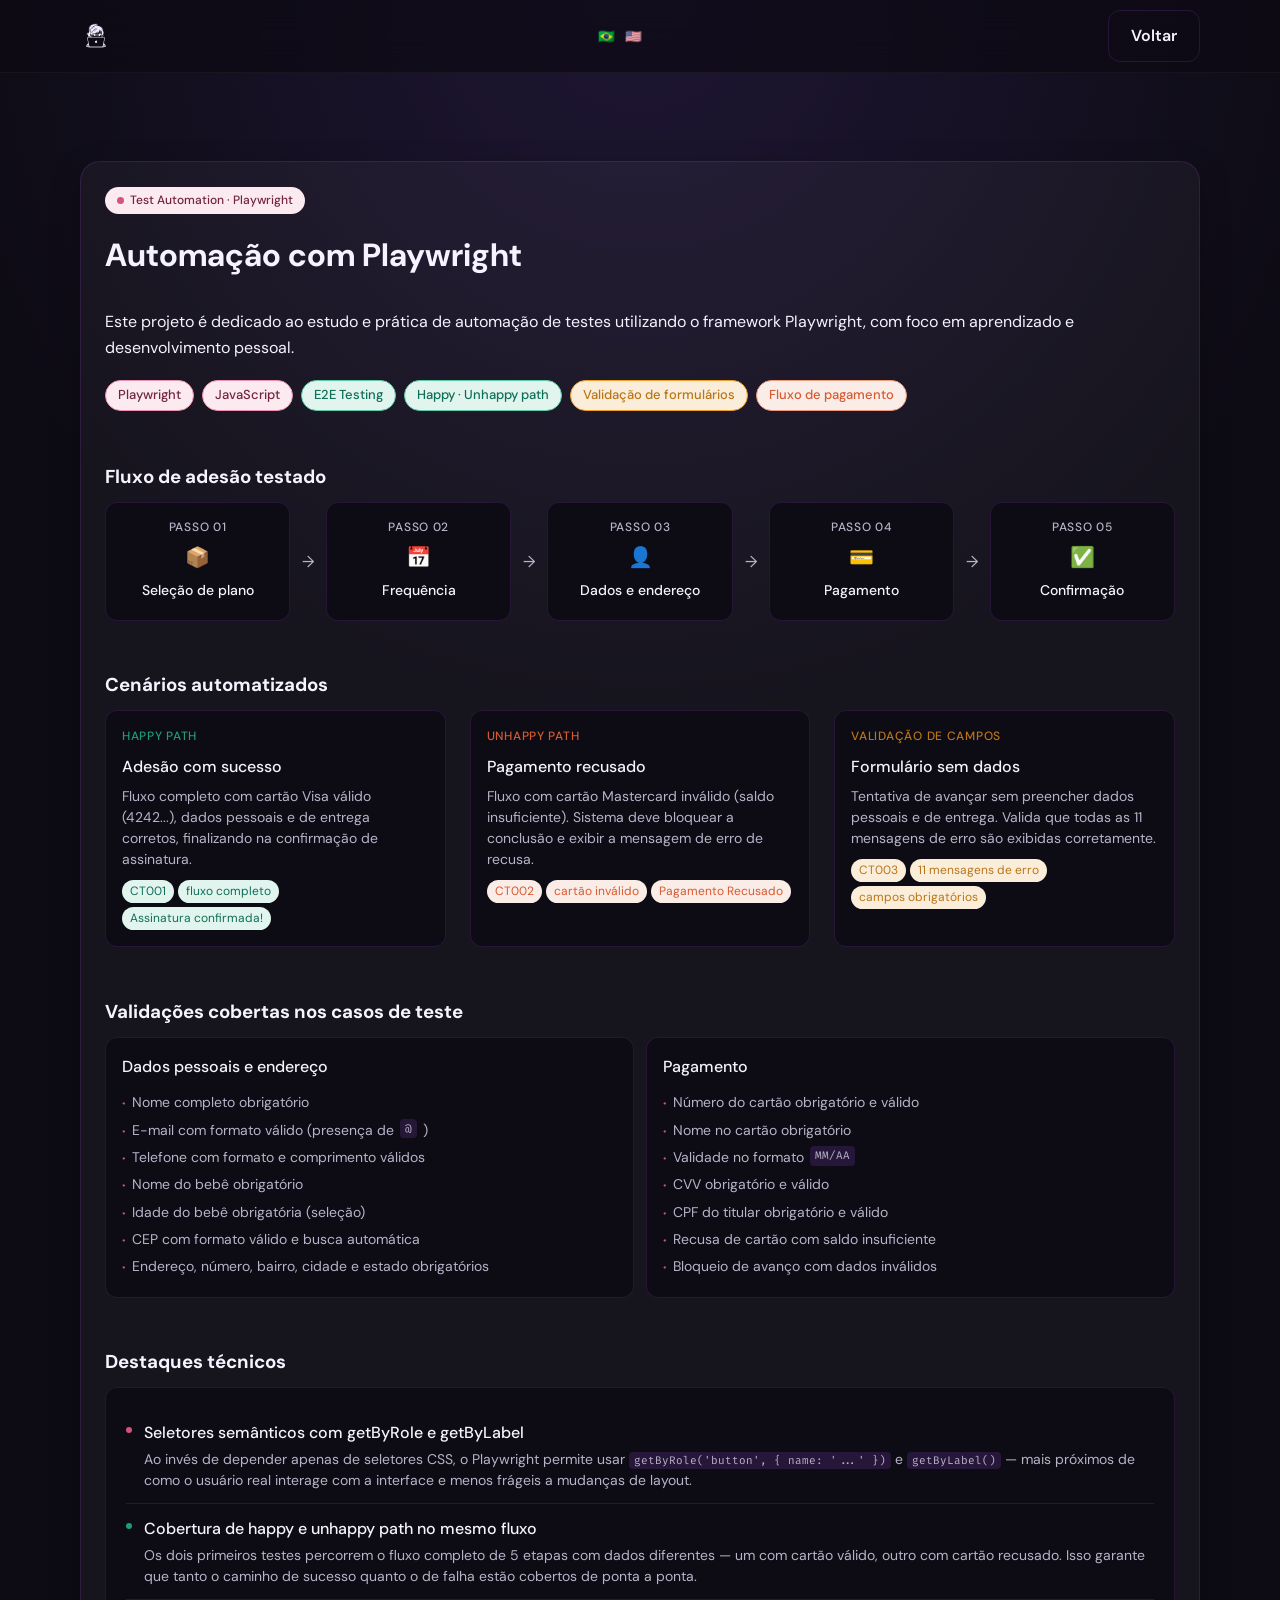
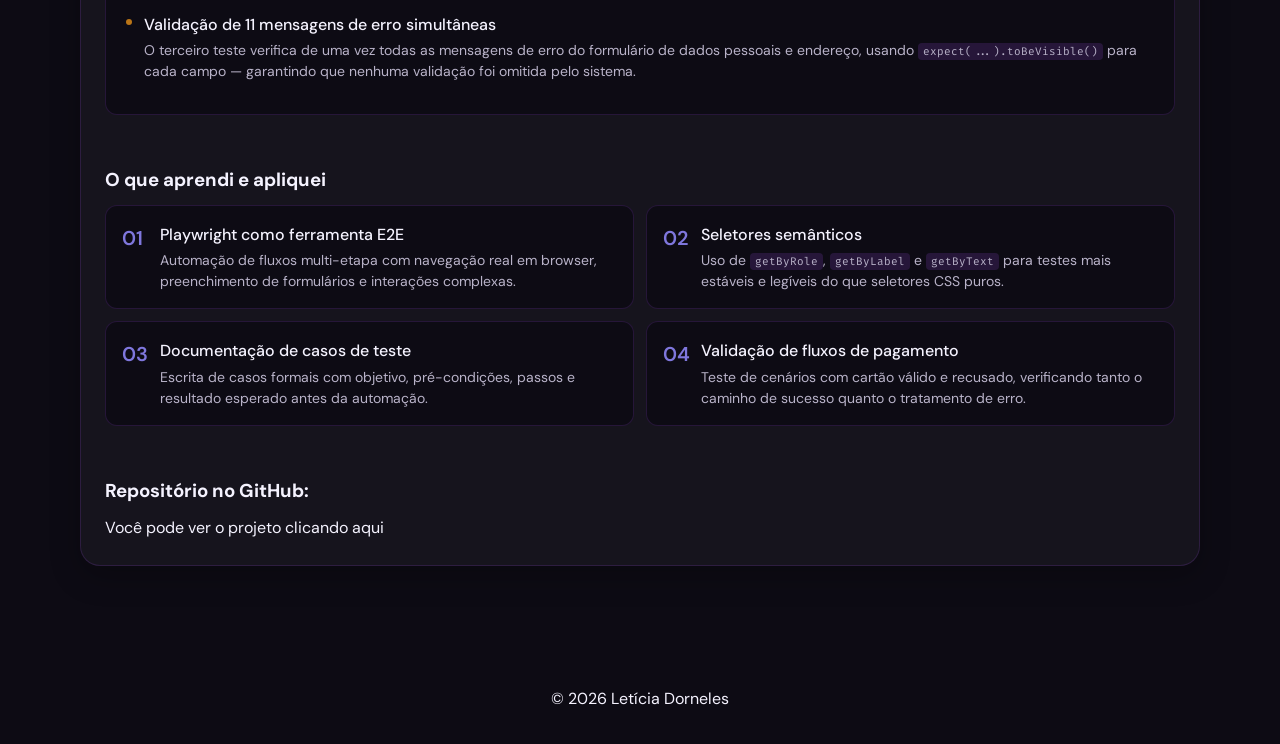
<file: projeto-playwright.html>
<!DOCTYPE html>
<html lang="pt-BR">
<head>
  <meta charset="UTF-8" />
  <meta name="viewport" content="width=device-width, initial-scale=1.0" />
  <title>Automação com Playwright | Detalhes do Projeto</title>
  <link href="https://fonts.googleapis.com/css2?family=Fira+Code:wght@400;500&family=DM+Sans:wght@400;500;600&display=swap" rel="stylesheet"/>
  <link rel="stylesheet" href="css/style.css" />
  <link rel="icon" type="image/x-icon" href="img/favicondorneleslet.png">
</head>
<body>
  <header class="header">
    <nav class="nav container">
      <a href="index.html" class="logo"><img src="img/favicondorneleslet.png" alt="Início" class="logo-img"></a>
      <div class="lang-switcher">
        <button onclick="changeLang('pt')" class="lang-btn" title="Português">🇧🇷</button>
        <button onclick="changeLang('en')" class="lang-btn" title="English">🇺🇸</button>
      </div>
      <a href="index.html#projetos" class="btn btn-secondary">
        <span class="lang-pt">Voltar</span>
        <span class="lang-en">Back</span>
      </a>
    </nav>
  </header>

  <main class="section">
    <div class="container">
      <div class="card">
      <span class="hero-tag-playwright"><span class="hero-dot-playwright"></span>Test Automation · Playwright</span>
      <h1 class="section-title">
        <span class="lang-pt">Automação com Playwright</span>
        <span class="lang-en">Automation with Playwright</span>
      </h1>
        <p class="lang-pt">Este projeto é dedicado ao estudo e prática de automação de testes utilizando o framework Playwright, com foco em aprendizado e desenvolvimento pessoal.</p>
        <p class="lang-en">This project is dedicated to the study and practice of test automation using the Playwright framework, focusing on learning and personal development.</p>
        <div class="pill-row">
          <span class="pill pill-pink">Playwright</span>
          <span class="pill pill-pink">JavaScript</span>
          <span class="pill pill-teal">E2E Testing</span>
          <span class="pill pill-teal">Happy · Unhappy path</span>
          <span class="pill pill-amber">Validação de formulários</span>
          <span class="pill pill-coral">Fluxo de pagamento</span>
        </div>
        <br><br>
        <h3>
          <span class="lang-pt">Fluxo de adesão testado</span>
          <span class="lang-en">Tested enrollment flow</span>
        </h3>
        <div class="process-flow">
          <div class="proc-step">
            <div class="proc-num">
              <span class="lang-pt">Passo 01</span><span class="lang-en">Step 01</span>
            </div>
            <div class="proc-icon">📦</div>
            <div class="proc-title">
              <span class="lang-pt">Seleção de plano</span><span class="lang-en">Plan selection</span>
            </div>
          </div>
          <div class="proc-arrow">→</div>
          <div class="proc-step">
            <div class="proc-num">
              <span class="lang-pt">Passo 02</span><span class="lang-en">Step 02</span>
            </div>
            <div class="proc-icon">📅</div>
            <div class="proc-title">
              <span class="lang-pt">Frequência</span><span class="lang-en">Frequency</span>
            </div>
          </div>
          <div class="proc-arrow">→</div>
          <div class="proc-step">
            <div class="proc-num">
              <span class="lang-pt">Passo 03</span><span class="lang-en">Step 03</span>
            </div>
            <div class="proc-icon">👤</div>
            <div class="proc-title">
              <span class="lang-pt">Dados e endereço</span><span class="lang-en">Data and address</span>
            </div>
          </div>
          <div class="proc-arrow">→</div>
          <div class="proc-step">
            <div class="proc-num">
              <span class="lang-pt">Passo 04</span><span class="lang-en">Step 04</span>
            </div>
            <div class="proc-icon">💳</div>
            <div class="proc-title">
              <span class="lang-pt">Pagamento</span><span class="lang-en">Payment</span>
            </div>
          </div>
          <div class="proc-arrow">→</div>
          <div class="proc-step">
            <div class="proc-num">
              <span class="lang-pt">Passo 05</span><span class="lang-en">Step 05</span>
            </div>
            <div class="proc-icon">✅</div>
            <div class="proc-title">
              <span class="lang-pt">Confirmação</span><span class="lang-en">Confirmation</span>
            </div>
          </div>
        </div>
        <br>
        <h3>
          <span class="lang-pt">Cenários automatizados</span>
          <span class="lang-en">Automated scenarios</span>
        </h3>
        <!-- Cenários -->
        <!-- <p class="section-label">Cenários automatizados</p> -->
        <div class="scen-grid">
          <div class="scen-card">
            <div class="scen-type type-happy">Happy Path</div>
            <div class="scen-title">
              <span class="lang-pt">Adesão com sucesso</span>
              <span class="lang-en">Successful enrollment</span>
            </div>
            <div class="scen-desc">
              <span class="lang-pt">Fluxo completo com cartão Visa válido (4242...), dados pessoais e de entrega corretos, finalizando na confirmação de assinatura.</span>
              <span class="lang-en">Full flow with a valid Visa card (4242...), correct personal and delivery data, finishing with subscription confirmation.</span>
            </div>
            <div class="tag-row-playwright">
              <span class="tag-playwright tag-teal">CT001</span>
              <span class="tag-playwright tag-teal">
                <span class="lang-pt">fluxo completo</span><span class="lang-en">full flow</span>
              </span>
              <span class="tag-playwright tag-teal">
                <span class="lang-pt">Assinatura confirmada!</span><span class="lang-en">Subscription confirmed!</span>
              </span>
            </div>
          </div>
          <div class="scen-card">
            <div class="scen-type type-unhappy">Unhappy Path</div>
            <div class="scen-title">
              <span class="lang-pt">Pagamento recusado</span>
              <span class="lang-en">Payment declined</span>
            </div>
            <div class="scen-desc">
              <span class="lang-pt">Fluxo com cartão Mastercard inválido (saldo insuficiente). Sistema deve bloquear a conclusão e exibir a mensagem de erro de recusa.</span>
              <span class="lang-en">Flow with an invalid Mastercard (insufficient balance). The system must block completion and display the refusal error message.</span>
            </div>
            <div class="tag-row-playwright">
              <span class="tag-playwright tag-coral">CT002</span>
              <span class="tag-playwright tag-coral">
                <span class="lang-pt">cartão inválido</span><span class="lang-en">invalid card</span>
              </span>
              <span class="tag-playwright tag-coral">
                <span class="lang-pt">Pagamento Recusado</span><span class="lang-en">Payment Declined</span>
              </span>
            </div>
          </div>
          <div class="scen-card">
            <div class="scen-type type-validation">
              <span class="lang-pt">Validação de campos</span><span class="lang-en">Field validation</span>
            </div>
            <div class="scen-title">
              <span class="lang-pt">Formulário sem dados</span>
              <span class="lang-en">Empty form</span>
            </div>
            <div class="scen-desc">
              <span class="lang-pt">Tentativa de avançar sem preencher dados pessoais e de entrega. Valida que todas as 11 mensagens de erro são exibidas corretamente.</span>
              <span class="lang-en">Attempt to proceed without filling in personal and delivery data. Validates that all 11 error messages are correctly displayed.</span>
            </div>
            <div class="tag-row-playwright">
              <span class="tag-playwright tag-amber">CT003</span>
              <span class="tag-playwright tag-amber">
                <span class="lang-pt">11 mensagens de erro</span><span class="lang-en">11 error messages</span>
              </span>
              <span class="tag-playwright tag-amber">
                <span class="lang-pt">campos obrigatórios</span><span class="lang-en">mandatory fields</span>
              </span>
            </div>
          </div>
        </div>
        <br>
        <!-- Validações cobertas -->
        <!-- <p class="section-label">Validações cobertas nos casos de teste</p> -->
        <h3>
          <span class="lang-pt">Validações cobertas nos casos de teste</span>
          <span class="lang-en">Validations covered in test cases</span>
        </h3>
        <div class="val-grid">
          <div class="val-card">
            <div class="val-title">
              <span class="lang-pt">Dados pessoais e endereço</span>
              <span class="lang-en">Personal data and address</span>
            </div>
            <ul class="val-list lang-pt">
              <li>Nome completo obrigatório</li>
              <li>E-mail com formato válido (presença de <code>@</code>)</li>
              <li>Telefone com formato e comprimento válidos</li>
              <li>Nome do bebê obrigatório</li>
              <li>Idade do bebê obrigatória (seleção)</li>
              <li>CEP com formato válido e busca automática</li>
              <li>Endereço, número, bairro, cidade e estado obrigatórios</li>
            </ul>
            <ul class="val-list lang-en">
              <li>Full name required</li>
              <li>Valid email format (presence of <code>@</code>)</li>
              <li>Phone with valid format and length</li>
              <li>Baby's name required</li>
              <li>Baby's age required (selection)</li>
              <li>Valid ZIP code format and automatic lookup</li>
              <li>Address, number, neighborhood, city, and state required</li>
            </ul>
          </div>
          <div class="val-card">
            <div class="val-title">
              <span class="lang-pt">Pagamento</span>
              <span class="lang-en">Payment</span>
            </div>
            <ul class="val-list lang-pt">
              <li>Número do cartão obrigatório e válido</li>
              <li>Nome no cartão obrigatório</li>
              <li>Validade no formato <code>MM/AA</code></li>
              <li>CVV obrigatório e válido</li>
              <li>CPF do titular obrigatório e válido</li>
              <li>Recusa de cartão com saldo insuficiente</li>
              <li>Bloqueio de avanço com dados inválidos</li>
            </ul>
            <ul class="val-list lang-en">
              <li>Card number required and valid</li>
              <li>Name on card required</li>
              <li>Expiry in <code>MM/YY</code> format</li>
              <li>CVV required and valid</li>
              <li>Cardholder CPF required and valid</li>
              <li>Card refusal due to insufficient balance</li>
              <li>Block progression with invalid data</li>
            </ul>
          </div>
        </div>
        <br>
        <!-- Destaques -->
        <!-- <p class="section-label">Destaques técnicos</p> -->
        <h3>
          <span class="lang-pt">Destaques técnicos</span>
          <span class="lang-en">Technical highlights</span>
        </h3>
        <div class="card-box">
          <div class="hl-item">
            <div class="hl-dot dot-pink"></div>
            <div class="hl-content">
              <h4>
                <span class="lang-pt">Seletores semânticos com getByRole e getByLabel</span>
                <span class="lang-en">Semantic selectors with getByRole and getByLabel</span>
              </h4>
              <p class="lang-pt">Ao invés de depender apenas de seletores CSS, o Playwright permite usar <code>getByRole('button', { name: '...' })</code> e <code>getByLabel()</code> — mais próximos de como o usuário real interage com a interface e menos frágeis a mudanças de layout.</p>
              <p class="lang-en">Instead of relying solely on CSS selectors, Playwright allows using <code>getByRole('button', { name: '...' })</code> and <code>getByLabel()</code> — closer to how a real user interacts with the interface and less fragile to layout changes.</p>
            </div>
          </div>
          <div class="hl-item">
            <div class="hl-dot dot-teal"></div>
            <div class="hl-content">
              <h4>
                <span class="lang-pt">Cobertura de happy e unhappy path no mesmo fluxo</span>
                <span class="lang-en">Happy and unhappy path coverage in the same flow</span>
              </h4>
              <p class="lang-pt">Os dois primeiros testes percorrem o fluxo completo de 5 etapas com dados diferentes — um com cartão válido, outro com cartão recusado. Isso garante que tanto o caminho de sucesso quanto o de falha estão cobertos de ponta a ponta.</p>
              <p class="lang-en">The first two tests go through the full 5-step flow with different data — one with a valid card, the other with a declined card. This ensures both the success and failure paths are covered end-to-end.</p>
            </div>
          </div>
          <div class="hl-item">
            <div class="hl-dot dot-amber"></div>
            <div class="hl-content">
              <h4>
                <span class="lang-pt">Validação de 11 mensagens de erro simultâneas</span>
                <span class="lang-en">Validation of 11 simultaneous error messages</span>
              </h4>
              <p class="lang-pt">O terceiro teste verifica de uma vez todas as mensagens de erro do formulário de dados pessoais e endereço, usando <code>expect(...).toBeVisible()</code> para cada campo — garantindo que nenhuma validação foi omitida pelo sistema.</p>
              <p class="lang-en">The third test checks all error messages in the personal data and address form at once, using <code>expect(...).toBeVisible()</code> for each field — ensuring no validation was omitted by the system.</p>
            </div>
          </div>
        </div>
        <br>
        <!-- Aprendizados -->
        <!-- <p class="section-label">O que aprendi e apliquei</p> -->
        <h3>
          <span class="lang-pt">O que aprendi e apliquei</span>
          <span class="lang-en">What I learned and applied</span>
        </h3>
        <div class="learnings">
          <div class="learn-card">
            <div class="learn-num">01</div>
            <div>
              <h4>
                <span class="lang-pt">Playwright como ferramenta E2E</span>
                <span class="lang-en">Playwright as an E2E tool</span>
              </h4>
              <p class="lang-pt">Automação de fluxos multi-etapa com navegação real em browser, preenchimento de formulários e interações complexas.</p>
              <p class="lang-en">Automation of multi-step flows with real browser navigation, form filling, and complex interactions.</p>
            </div>
          </div>
          <div class="learn-card">
            <div class="learn-num">02</div>
            <div>
              <h4>
                <span class="lang-pt">Seletores semânticos</span>
                <span class="lang-en">Semantic selectors</span>
              </h4>
              <p class="lang-pt">Uso de <code>getByRole</code>, <code>getByLabel</code> e <code>getByText</code> para testes mais estáveis e legíveis do que seletores CSS puros.</p>
              <p class="lang-en">Use of <code>getByRole</code>, <code>getByLabel</code>, and <code>getByText</code> for more stable and readable tests than pure CSS selectors.</p>
            </div>
          </div>
          <div class="learn-card">
            <div class="learn-num">03</div>
            <div>
              <h4>
                <span class="lang-pt">Documentação de casos de teste</span>
                <span class="lang-en">Test case documentation</span>
              </h4>
              <p class="lang-pt">Escrita de casos formais com objetivo, pré-condições, passos e resultado esperado antes da automação.</p>
              <p class="lang-en">Writing formal test cases with objective, pre-conditions, steps, and expected outcome before automation.</p>
            </div>
          </div>
          <div class="learn-card">
            <div class="learn-num">04</div>
            <div>
              <h4>
                <span class="lang-pt">Validação de fluxos de pagamento</span>
                <span class="lang-en">Payment flow validation</span>
              </h4>
              <p class="lang-pt">Teste de cenários com cartão válido e recusado, verificando tanto o caminho de sucesso quanto o tratamento de erro.</p>
              <p class="lang-en">Testing scenarios with valid and declined cards, verifying both the success path and error handling.</p>
            </div>
          </div>
        </div>

        <br>
        <h3>
          <span class="lang-pt">Repositório no GitHub:</span>
          <span class="lang-en">GitHub Repository:</span>
        </h3>
        <p>
        <a href="https://github.com/dorneleslet/automacao-playwright" class="project-link" target="_blank">
          <span class="lang-pt">Você pode ver o projeto clicando aqui</span>
          <span class="lang-en">You can see the project by clicking here</span>
        </a>
        </p>


      
    </div>
  </main>

  <footer class="container" style="text-align: center; padding: 2rem 0;">
    <p>&copy; 2026 Letícia Dorneles</p>
  </footer>
  <script src="js/style.js"></script>
</body>
</html>
</file>
<file: css/style.css>
:root {
  --green: #1D9E75;
  --green-light: #E1F5EE;--green-mid: #9FE1CB;
  --purple:#7F77DD;--purple-light:#EEEDFE;--purple-deep:#3C3489;
  --teal:#1D9E75;--teal-light:#E1F5EE;--teal-deep:#0F6E56;
  --amber: #BA7517;--amber-light: #FAEEDA;
  --coral: #D85A30;--coral-light: #FAECE7;
  --pink:#D4537E;
  --pink-light:#FBEAF0;
  --pink-deep:#72243E;
  --bg: #0d0b14;
  --bg-soft: #151221;
  --card: rgba(255, 255, 255, 0.04);
  --border: rgba(168, 85, 247, 0.16);
  --text: #f5f3ff;
  --text-soft: #b9b3c9;
  --primary: #8b5cf6;
  --primary-soft: #a78bfa;
  --shadow: 0 10px 30px rgba(0, 0, 0, 0.25);
  --font-main: 'DM Sans', sans-serif;
  --font-code: 'Fira Code', monospace;
  --text-secondary: #b9b3c9; /* aqui é das letras do processo */
  --radius-lg: 12px; /* aqui deixa a borda arredondada do processo */
}

* {
  margin: 0;
  padding: 0;
  box-sizing: border-box;
}

html {
  scroll-behavior: smooth;
}

body {
  background:
    radial-gradient(circle at top, rgba(139, 92, 246, 0.14), transparent 30%),
    var(--bg);
  color: var(--text);
  font-family: var(--font-main);
  line-height: 1.6;
}

a {
  color: inherit;
  text-decoration: none;
}

ul {
  list-style: none;
}

.container {
  width: min(1120px, 90%);
  margin: 0 auto;
}

.header {
  position: sticky;
  top: 0;
  z-index: 1000;
  backdrop-filter: blur(16px);
  background: rgba(13, 11, 20, 0.72);
  border-bottom: 1px solid rgba(255, 255, 255, 0.04);
}

.nav {
  min-height: 72px;
  display: flex;
  align-items: center;
  justify-content: space-between;
}

.logo {
  font-weight: 700;
  letter-spacing: 0.4px;
  display: flex;
  align-items: center;
}

.logo-img {
  height: 32px;
  width: auto;
}

/* ── Language Switcher ── */
.lang-switcher {
  display: flex;
  gap: 10px;
  margin-left: 20px;
}

.lang-btn {
  background: none;
  border: none;
  cursor: pointer;
  padding: 0;
  transition: transform 0.2s;
}

.lang-btn:hover { transform: scale(1.1); }
.lang-btn img { width: 24px; height: auto; border-radius: 2px; }

.lang-en { display: none !important; }
body.en-mode .lang-en { display: inline-block !important; }
body.en-mode .lang-pt { display: none !important; }

.nav-links {
  display: flex;
  gap: 24px;
}

.nav-links a {
  color: var(--text-soft);
  transition: 0.25s;
}

.nav-links a:hover {
  color: var(--primary-soft);
}

.menu-toggle {
  display: none;
  background: transparent;
  border: none;
  color: var(--text);
  font-size: 28px;
  cursor: pointer;
}

.hero {
  min-height: calc(100vh - 72px);
  display: flex;
  align-items: center;
  padding: 72px 0 40px;
}

.hero-content {
  max-width: 760px;
}

.eyebrow {
  color: var(--primary-soft);
  margin-bottom: 14px;
  font-size: 0.95rem;
}

.hero h1 {
  font-size: clamp(2.2rem, 5vw, 4.2rem);
  line-height: 1.1;
  margin-bottom: 18px;
}

.hero-text {
  max-width: 680px;
  color: var(--text-soft);
  margin-bottom: 28px;
  font-size: 1.05rem;
}

.hero-actions {
  display: flex;
  gap: 14px;
  flex-wrap: wrap;
}

/* ── Hero ── */
    .hero-title {
      border: 0.5px solid var(--border);
      border-radius: var(--radius-lg);
      padding: 2rem;
      margin-bottom: 1.5rem;
      background: var(--bg);
    }
    .hero-tag {
      display: inline-flex;
      align-items: center;
      gap: 6px;
      background: var(--green-light);
      color: var(--teal-deep);
      font-size: 12px;
      font-weight: 500;
      padding: 4px 12px;
      border-radius: 20px;
      margin-bottom: 1rem;
    }
    .hero-dot {
      width: 7px; height: 7px;
      border-radius: 50%;
      background: var(--green);
      animation: pulse 1.8s infinite;
    }

    .hero-tag-sublime{
      display:inline-flex;
      align-items:center;
      gap:6px;
      background:var(--purple-light);
      color:var(--purple-deep);
      font-size:14px;
      font-weight:500;
      padding:4px 12px;
      border-radius:20px;
      margin-bottom:1rem;
    }
    .hero-dot-sublime{
      width:7px;
      height:7px;
      border-radius:50%;
      background:var(--purple);
      animation:pulse 1.8s infinite;
    }

  .hero-playwright{border:0.5px solid var(--border);border-radius:var(--radius-lg);padding:2rem;margin-bottom:1.5rem;background:var(--bg)}
  .hero-tag-playwright{display:inline-flex;align-items:center;gap:6px;background:var(--pink-light);color:var(--pink-deep);font-size:12px;font-weight:500;padding:4px 12px;border-radius:20px;margin-bottom:1rem}
  .hero-dot-playwright{width:7px;height:7px;border-radius:50%;background:var(--pink);animation:pulse 1.8s infinite}
  @keyframes pulse{0%,100%{opacity:1}50%{opacity:.4}}
  .hero-playwright h1{font-size:22px;font-weight:600;line-height:1.3;margin-bottom:.5rem}
  .hero-sub-playwright{font-size:15px;color:var(--text-secondary);line-height:1.6}

  @keyframes pulse { 0%,100%{opacity:1} 50%{opacity:.4} }
  .hero-title h1 { font-size: 22px; font-weight: 600; line-height: 1.3; margin-bottom: .5rem; }
  .hero-sub { font-size: 15px; color: var(--text-secondary); line-height: 1.6; }
  .pill-row { display: flex; flex-wrap: wrap; gap: 8px; margin-top: 1.25rem; }
  .pill { font-size: 13px; font-weight: 500; padding: 4px 12px; border-radius: 20px; border: 0.5px solid; }
  .pill-green { background: var(--green-light); color: var(--teal-deep); border-color: #5DCAA5; }
  .pill-amber { background: var(--amber-light); color: var(--amber); border-color: #EF9F27; }
  .pill-coral { background: var(--coral-light); color: var(--coral); border-color: #F0997B; }
  .pill-purple{background:var(--purple-light);color:var(--purple-deep);border-color:#AFA9EC;}
  .pill-teal{background:var(--teal-light);color:var(--teal-deep);border-color:#5DCAA5;}
  .pill-pink{background:var(--pink-light);color:var(--pink-deep);border-color:#ED93B1}


.btn {
  display: inline-block;
  padding: 12px 22px;
  border-radius: 12px;
  font-weight: 600;
  transition: 0.25s ease;
}

.btn-primary {
  background: var(--primary);
  color: white;
  box-shadow: var(--shadow);
}

.btn-primary:hover {
  transform: translateY(-2px);
  background: #7c3aed;
}

.btn-secondary {
  border: 1px solid var(--border);
  background: transparent;
  color: var(--text);
}

.btn-secondary:hover {
  background: rgba(255, 255, 255, 0.04);
}

.section {
  padding: 88px 0;
}

.section-title {
  font-size: 2rem;
  margin-bottom: 28px;
}

.grid {
  display: grid;
  grid-template-columns: repeat(3, 1fr);
  gap: 22px;
}

.card {
  background: var(--card);
  border: 1px solid var(--border);
  border-radius: 20px;
  padding: 24px;
  box-shadow: var(--shadow);
}

.card h3 {
  margin-bottom: 10px;
}

.card p + p {
  margin-top: 14px;
}

.project-card {
  transition: transform 0.25s ease, border-color 0.25s ease;
}

.project-card:hover {
  transform: translateY(-4px);
  border-color: rgba(168, 85, 247, 0.32);
}

.tag {
  display: inline-block;
  margin: 8px 0 14px;
  padding: 6px 10px;
  border-radius: 999px;
  background: rgba(139, 92, 246, 0.12);
  color: var(--primary-soft);
  font-size: 0.9rem;
}

.tag-green {
  background-color: #e8f5e9;
  color: #2e7d32;
  border: 1px solid #a5d6a7;
}

.tag-yellow {
  background-color: #fff3e0;
  color: #b26a00;
  border: 1px solid #ffcc80;
}

.tag-orange {
  background-color: #fbe9e7;
  color: #d84315;
  border: 1px solid #ffab91;
}

.tag-title {
  display: inline-flex;
  align-items: center;
  gap: 6px;

  padding: 6px 12px;
  border-radius: 999px;

  background: rgba(16, 185, 129, 0.15); /* verde suave */
  color: #065f46;

  font-size: 0.9rem;
  border: none; /* 👈 remove qualquer borda */
}

.dot {
  width: 8px;
  height: 8px;
  background-color: #10b981; /* verde */
  border-radius: 50%;
  position: relative;
} 

/* animação pulsando */
.dot::after {
  content: "";
  position: absolute;
  width: 100%;
  height: 100%;
  border-radius: 50%;
  background-color: #10b981;
  opacity: 0.6;
  animation: pulse 1.5s infinite;
}

@keyframes pulse {
  0% {
    transform: scale(1);
    opacity: 0.6;
  }
  70% {
    transform: scale(2.5);
    opacity: 0;
  }
  100% {
    opacity: 0;
  }
}



@media (max-width: 900px) {
  .grid {
    grid-template-columns: 1fr;
  }

  .nav-links {
    position: absolute;
    top: 72px;
    right: 5%;
    width: 220px;
    flex-direction: column;
    gap: 16px;
    padding: 20px;
    border-radius: 16px;
    background: #171322;
    border: 1px solid var(--border);
    display: none;
  }

  .nav-links.active {
    display: flex;
  }

  .menu-toggle {
    display: block;
  }

  a {
  color: #a855f7;
  transition: 0.3s;
  }

  a:hover {
    text-decoration: underline;
  }

  .project-link {
    text-decoration: none;
    color: inherit;
    display: block;
    transition: transform 0.3s ease;
  }
  .project-link:hover {
    transform: translateY(-5px); /* Dá um efeito visual legal ao passar o mouse */
  }

}

/* Accordion Styles */
.accordion-item {
  border: 1px solid var(--border);
  border-radius: 12px;
  margin-top: 20px;
  background: var(--bg);
  overflow: hidden;
  transition: border-color 0.3s;
}

.accordion-item:hover {
  border-color: rgba(168, 85, 247, 0.4);
}

.accordion-header {
  padding: 16px 20px;
  cursor: pointer;
  list-style: none;
  display: flex;
  justify-content: space-between;
  align-items: center;
}

.accordion-header::-webkit-details-marker {
  display: none;
}

.accordion-content {
  padding: 0 20px 20px;
  border-top: 1px solid var(--border);
  /* color: var(--text-soft); */
}

.accordion-item[open] .accordion-icon {
  transform: rotate(180deg);
}

.accordion-icon {
  color: var(--primary-soft);
  transition: transform 0.3s;
  font-size: 0.8rem;
}

.grid-cards {
  display: grid;
  grid-template-columns: repeat(auto-fit, minmax(220px, 1fr));
  gap: 16px;
  margin-top: 16px;
}

.card-item {
  background: rgba(168, 85, 247, 0.4);
  padding: 16px;
  border-radius: 12px;
  color: #e5e7eb;
  font-size: 0.95rem;
  transition: 0.2s ease;
  border: 1px solid rgba(255,255,255,0.05);
}

.card-item:hover {
  transform: translateY(-4px);
  border-color: rgba(139, 92, 246, 0.3);
}

.card-number {
  font-size: 0.8rem;
  color: #22c55e;
  font-weight: bold;
  display: block;
  margin-bottom: 6px;
}

/* ── Section label ── */
    .section-label {
      font-size: 11px; font-weight: 500;
      letter-spacing: .08em; color: var(--text-secondary);
      text-transform: uppercase; margin-bottom: .75rem;
    }

    /* ── Process flow ── */
    .process-flow {
      display: flex;
      align-items: center;
      gap: 8px;
      margin-bottom: 1.5rem;
    }
    .proc-step {
      flex: 1;
      background: var(--bg);
      border: 0.5px solid var(--border);
      border-radius: var(--radius-lg);
      padding: .9rem 1rem;
      text-align: center;
    }
    .proc-num { font-size: 12px; font-weight: 500; letter-spacing: .06em; color: var(--text-secondary); text-transform: uppercase; margin-bottom: 4px; }
    .proc-icon { font-size: 20px; margin-bottom: 6px; }
    .proc-title { font-size: 14px; font-weight: 500; margin-bottom: 4px; }
    .proc-desc { font-size: 14px; color: var(--text-secondary); line-height: 1.4; }
    .proc-arrow { text-align: center; color: var(--text-secondary); font-size: 16px; padding: 0 4px; }

    /* ── Learnings ── */
    .learnings { display: grid; grid-template-columns: repeat(2,1fr); gap: 12px; margin-bottom: 1.5rem; }
    .learn-card { background: var(--bg); border: 0.5px solid var(--border); border-radius: var(--radius-lg); padding: 1rem; display: flex; gap: 10px; align-items: flex-start; }
    .learn-num { font-size: 20px; font-weight: 600; color: var(--purple); min-width: 28px; }
    .learn-card h4 { font-size: 16px; font-weight: 500; margin-bottom: 3px; }
    .learn-card p  { font-size: 14px; color: var(--text-secondary); line-height: 1.5; }

/* ── Challenges ── */
    .card-box { background: var(--bg); border: 0.5px solid var(--border); border-radius: var(--radius-lg); padding: 1.25rem; margin-bottom: 1.5rem; }
    .challenge-item { display: flex; gap: 12px; padding: .75rem 0; border-bottom: 0.5px solid var(--border); }
    .challenge-item:last-child { border-bottom: none; }
    .ch-marker { width: 6px; height: 6px; border-radius: 50%; margin-top: 6px; flex-shrink: 0; }
    .ch-green { background: var(--green); }
    .ch-coral { background: var(--coral); }
    .ch-content h4 { font-size: 16px; font-weight: 500; margin-bottom: 3px; }
    .ch-content p  { font-size: 14px; color: var(--text-secondary); line-height: 1.5; }
    .ch-content code { font-family: var(--font-code); font-size: 11px; background: var(--border); padding: 1px 5px; border-radius: 4px; }

    /* Highlights Projeto Sublime */
  .highlights{margin-bottom:1.5rem}
  .card-box-sublime{background:var(--bg);border:0.5px solid var(--border);border-radius:var(--radius-lg);padding:1.25rem;margin-bottom:1.5rem}
  .hl-item{display:flex;gap:12px;padding:.75rem 0;border-bottom:0.5px solid var(--border)}
  .hl-item:last-child{border-bottom:none}
  .hl-dot{width:6px;height:6px;border-radius:50%;margin-top:7px;flex-shrink:0}
  .dot-purple{background:var(--purple)}
  .dot-teal{background:var(--teal)}
  .dot-amber{background:var(--amber)}
  .dot-coral{background:var(--coral)}
  .dot-pink{background: var(--pink);}
  .hl-content h4{font-size:16px;font-weight:500;margin-bottom:3px}
  .hl-content p{font-size:14px;color:var(--text-secondary);line-height:1.5}
  .hl-content code{font-family:var(--font-code);font-size:11px;background:var(--border);padding:1px 5px;border-radius:4px}

    /* ── Stack grid ── */
    .stack-grid { display: grid; grid-template-columns: repeat(3,1fr); gap: 12px; margin-bottom: 1.5rem; }
    .stack-card { background: var(--bg); border: 0.5px solid var(--border); border-radius: var(--radius-lg); padding:.9rem;text-align: center; }
    .stack-icon { font-size: 22px; margin-bottom: .5rem; }
    .stack-card h3 { font-size: 16px; font-weight: 500; margin-bottom: 4px; }
    .stack-card p { font-size: 14px; color: var(--text-secondary); line-height: 1.5; }

    /* Stack Projeto Sublime */
    .stack-grid-sublime{display:grid;grid-template-columns:repeat(4,1fr);gap:10px;margin-bottom:1.5rem}
    .stack-card-sublime{background:var(--bg);border:0.5px solid var(--border);border-radius:var(--radius-lg);padding:.9rem;text-align:center}
    .stack-icon-sublime{font-size:20px;margin-bottom:.4rem}
    .stack-card-sublime h3{font-size:16px;font-weight:500;margin-bottom:3px}
    .stack-card-sublime p{font-size:14px;color:var(--text-secondary);line-height:1.4}

  code{font-family:var(--font-code);font-size:11px;background:var(--border);padding:1px 5px;border-radius:4px}

  
/* ── Responsive ── */
@media (max-width: 768px) {
  .process-flow { 
    flex-direction: column; 
    align-items: stretch;
    gap: 12px; 
  }
  .proc-arrow { transform: rotate(90deg); margin: 8px 0; }
  .stack-grid { grid-template-columns: 1fr 1fr; }
  .scen-grid { grid-template-columns: 1fr; }
  .val-grid { grid-template-columns: 1fr; }
  .learnings { grid-template-columns: 1fr; }
  .strategy-grid{grid-template-columns:1fr;} /* projeto sublime */
  .stack-grid-sublime{grid-template-columns:repeat(2,1fr);} /* projeto sublime */
  
  /* Ajustes do Funil no Mobile */
  .funnel { grid-template-columns: 1fr; }
  .funnel-step { 
    border: 0.5px solid var(--border) !important; 
    border-top: none; 
    padding: 1.5rem 1rem 3rem;
  }
  .funnel-step + .funnel-step { border-top: none !important; }
  .funnel-step:first-child { 
    border-top: 0.5px solid var(--border) !important; 
    border-radius: var(--radius-lg) var(--radius-lg) 0 0; 
  }
  .funnel-step:last-child { 
    border-radius: 0 0 var(--radius-lg) var(--radius-lg); 
    padding-bottom: 1.5rem; 
  }
  .funnel-arrow {
    right: auto; 
    left: 50%; 
    top: auto; 
    bottom: -13px;
    transform: translateX(-50%) rotate(90deg);
    z-index: 10;
  }
}


/* Status bar */
  .status-bar{background:var(--teal-light);border:0.5px solid #5DCAA5;border-radius:var(--radius-lg);padding:1rem 1.25rem;display:flex;align-items:center;gap:12px;margin-bottom:1.5rem}
  .status-dot{width:10px;height:10px;border-radius:50%;background:var(--teal);animation:pulse 2s infinite;flex-shrink:0}
  .status-text{font-size:14px;color:var(--teal-deep);font-weight:500}
  .status-sub{font-size:13px;color:var(--teal-deep);opacity:.8}

  /* Timeline */
  .timeline{margin-bottom:1.5rem;position:relative}
  .timeline-line{position:absolute;left:18px;top:24px;bottom:24px;width:1px;background:var(--border)}
  .tl-item{display:flex;gap:16px;margin-bottom:1rem;position:relative}
  .tl-dot{width:36px;height:36px;border-radius:50%;display:flex;align-items:center;justify-content:center;font-size:14px;flex-shrink:0;border:0.5px solid var(--border);background:var(--bg);z-index:1}
  .tl-content{background:var(--bg);border:0.5px solid var(--border);border-radius:var(--radius-lg);padding:.85rem 1rem;flex:1}
  .tl-phase{font-size:14px;font-weight:500;letter-spacing:.07em;color:var(--text-secondary);text-transform:uppercase;margin-bottom:2px}
  .tl-title{font-size:16px;font-weight:500;margin-bottom:4px}
  .tl-desc{font-size:14px;color:var(--text-secondary);line-height:1.5}
  .badge-prod{display:inline-block;font-size:12px;font-weight:500;background:var(--teal-light);color:var(--teal-deep);padding:2px 10px;border-radius:20px;margin-top:5px}

  /* Strategy */
  .strategy-grid{display:grid;grid-template-columns:1fr 1fr;gap:12px;margin-bottom:1.5rem}
  .strat-card{background:var(--bg);border:0.5px solid var(--border);border-radius:var(--radius-lg);padding:1rem}
  .strat-icon{font-size:18px;margin-bottom:.5rem}
  .strat-card h3{font-size:16px;font-weight:500;margin-bottom:.5rem}
  .strat-card p{font-size:14px;color:var(--text-secondary);line-height:1.5}

  /* Test types */
  .test-types{display:grid;grid-template-columns:repeat(auto-fit, minmax(300px, 1fr));gap:1.5rem;margin-bottom:1.5rem}
  .tt-card{background:var(--bg);border:0.5px solid var(--border);border-radius:var(--radius-lg);padding:1rem}
  .tt-label{font-size:12px;font-weight:500;letter-spacing:.05em;text-transform:uppercase;margin-bottom:.6rem}
  .tt-label-purple{color:var(--purple)}
  .tt-label-teal{color:var(--teal)}
  .tt-label-amber{color:var(--amber)}
  .tt-title{font-size:16px;font-weight:500;margin-bottom:.4rem}
  .tt-desc{font-size:14px;color:var(--color-text-secondary);line-height:1.5}
  .tag-row-sublime{display:flex;flex-wrap:wrap;gap:4px;margin-top:.6rem}
  .tag-sublime{font-size:12px;padding:2px 8px;border-radius:20px}
  .tag-purple-sublime{background:var(--purple-light);color:var(--purple-deep)}
  .tag-teal-sublime{background:var(--teal-light);color:var(--teal-deep)}
  .tag-amber-sublime{background:var(--amber-light);color:var(--amber)}

  /* Funnel steps */
  .funnel{display:grid;grid-template-columns:repeat(5,1fr);gap:0;margin-bottom:1.5rem;position:relative}
  .funnel-step{background:var(--bg);border:0.5px solid var(--border);padding:.8rem .6rem;text-align:center;position:relative}
  .funnel-step:first-child{border-radius:var(--radius-lg) 0 0 var(--radius-lg)}
  .funnel-step:last-child{border-radius:0 var(--radius-lg) var(--radius-lg) 0}
  .funnel-step+.funnel-step{border-left:none}
  .funnel-num{font-size:13px;font-weight:500;color:var(--text-secondary);margin-bottom:4px}
  .funnel-icon{font-size:18px;margin-bottom:4px}
  .funnel-title{font-size:14px;font-weight:500;line-height:1.3}
  .funnel-arrow{position:absolute;right:-8px;top:50%;transform:translateY(-50%);font-size:20px;color:var(--text-secondary);z-index:2;background:var(--bg);padding:2px;transition: transform 0.3s ease}

/* Scenarios */
  .scen-grid{display:grid;grid-template-columns:repeat(auto-fit, minmax(300px, 1fr));gap:1.5rem;margin-bottom:1.5rem}
  .scen-card{background:var(--bg);border:0.5px solid var(--border);border-radius:var(--radius-lg);padding:1rem}
  .scen-type{font-size:12px;font-weight:500;letter-spacing:.06em;text-transform:uppercase;margin-bottom:.5rem}
  .type-happy{color:var(--teal)}
  .type-unhappy{color:var(--coral)}
  .type-validation{color:var(--amber)}
  .scen-title{font-size:16px;font-weight:500;margin-bottom:.4rem}
  .scen-desc{font-size:14px;color:var(--text-secondary);line-height:1.5}
  .tag-row-playwright{display:flex;flex-wrap:wrap;gap:4px;margin-top:.6rem}
  .tag-playwright{font-size:12px;padding:2px 8px;border-radius:20px}
  .tag-teal{background:var(--teal-light);color:var(--teal-deep)}
  .tag-coral{background:var(--coral-light);color:var(--coral)}
  .tag-amber{background:var(--amber-light);color:var(--amber)}
  .tag-pink{background:var(--pink-light);color:var(--pink-deep)}

  /* Validations */
  .val-grid{display:grid;grid-template-columns:1fr 1fr;gap:12px;margin-bottom:1.5rem}
  .val-card{background:var(--bg);border:0.5px solid var(--border);border-radius:var(--radius-lg);padding:1rem}
  .val-title{font-size:16px;font-weight:500;margin-bottom:.6rem}
  .val-list{list-style:none}
  .val-list li{font-size:14px;color:var(--text-secondary);line-height:1.6;padding:2px 0;display:flex;gap:6px;align-items:flex-start}
  .val-list li::before{content:"·";color:var(--pink);font-weight:700;flex-shrink:0;margin-top:1px}
  code{font-family:var(--font-code);font-size:11px;background:var(--border);padding:1px 5px;border-radius:4px}

  .project-link {
    text-decoration: none;
    transition: all 0.2s ease;
}

.project-link:hover {
    text-decoration: underline;
    color: #6c63ff; /* opcional */
}
.badge-prod-port{
  display:inline-block;
  font-size:12px;
  font-weight:500;
  background:var(--purple-light);
  color:var(--purple-deep);
  padding:2px 10px;
  border-radius:20px;
  margin-top:5px
}
</file>
